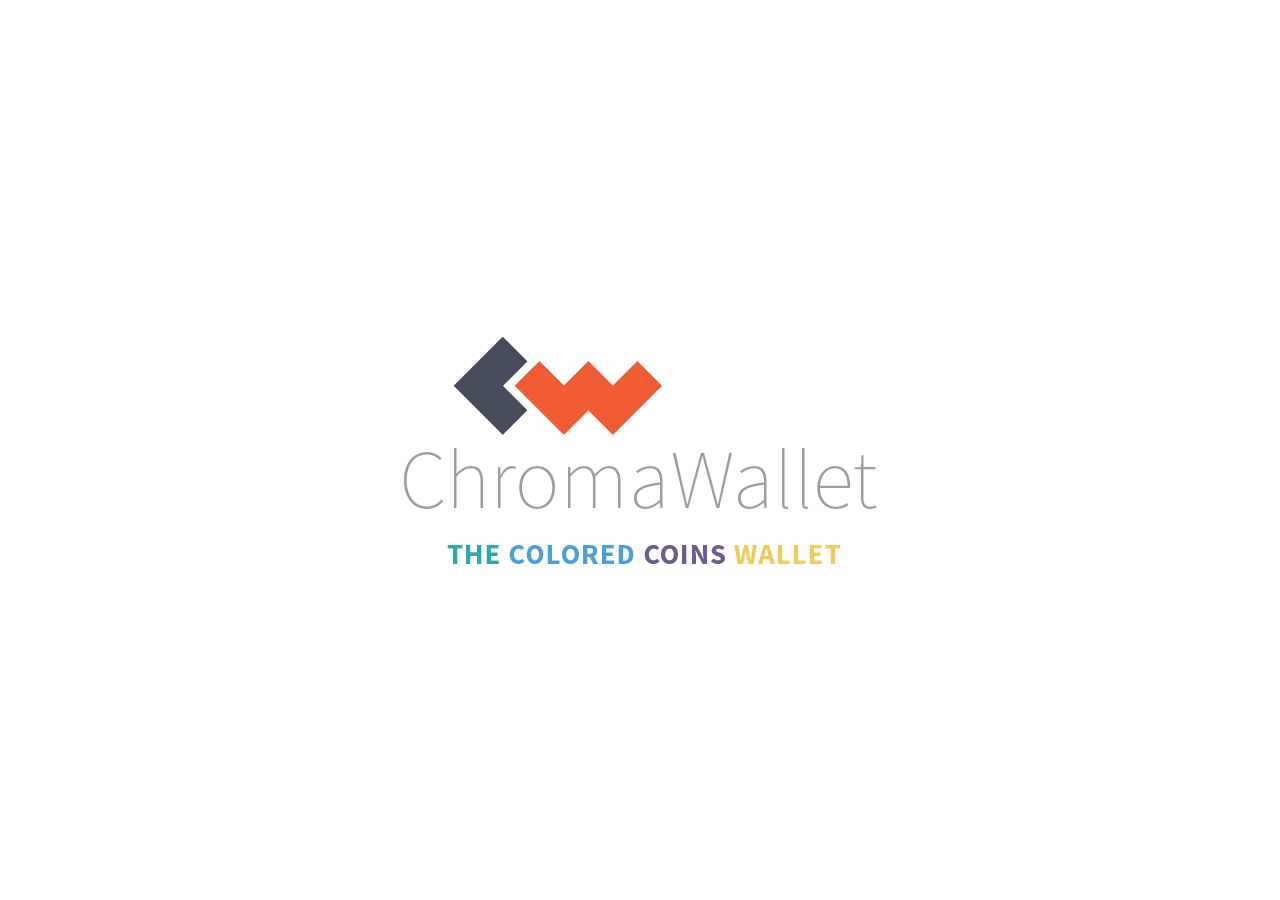
<file: index.html>
<!DOCTYPE html> 
<html lang="en">
<head>
    <meta charset="utf-8" />
    <meta name="viewport" content="width=1024, user-scalable=no">

    <title>ChromaWallet</title>
    <link href='http://fonts.googleapis.com/css?family=Source+Sans+Pro:200,400,700,300italic,400italic' rel='stylesheet' type='text/css'>
    <link rel="stylesheet" href="css/reset.css" />
    <link rel="stylesheet" href="css/main.css" />

    <meta property="og:title" content="A unique bitcoin wallet that can transfer gold, art or anything else" />
    <meta property="og:site_name" content="ChromaWallet" />
    <meta property="og:url" content="http://www.chromawallet.com" />
    <meta property="og:description" content="ChromaWallet functions just like a normal Bitcoin wallet, but additionally it allows one to work with assets which are represented with colored coins, particularly to Issue, Send, Receive and Trade securities/tokens of any kind: shares, bonds, tickets, private currencies." />
    <meta property="og:image" content="http://www.chromawallet.com/pic/issuing_an_asset.gif" />
    <meta property="fb:app_id" content="799373163435436" />

    <script src="js/modernizr-2.6.2.min.js"></script>

</head>
<body>

    <!-- site -->
    <div class="site">

        <span class="show-mobile-menu">show-menu</span>

        <!-- site__menu -->
        <div class="site__menu">

            <a href="#" class="site__menu__logo"><img src="img/desktop/menu-logo.png" width="221" height="80" alt=""></a>

            <!-- main-menu -->
            <nav class="main-menu">
                <a href="#about"><span>About</span></a>
                <a href="#download"><span>Download</span></a>
                <a href="#recources"><span>Resources</span></a>
                <a href="#contact"><span>Contact</span></a>
                <div class="fb-like" data-layout="button" data-action="like"
                     data-show-faces="false" data-share="true"></div>
            </nav>
            <!-- /main-menu -->

            <a href="guide.html" class="user-guide-btn">USER GUIDE</a>

        </div>
        <!-- /site__menu -->


        <!-- site__page -->
        <header class="header site__page active">

            <!-- site__content -->
            <div class="site__content">

                <!-- site__center -->
                <div class="site__center">
                    <div>

                        <!-- logo -->
                        <h1 class="logo">
                            ChromaWallet The colored coins wallet
                        </h1>
                        <!-- /logo -->

                    </div>
                </div>
                <!-- /site__center -->


                <a href="#" class="down-btn">
                    <span>Discover</span>
                </a>

            </div>
            <!-- /site__content -->

        </header>
        <!-- /site__page -->

        <!-- site__page -->
        <div class="site__page">

            <!-- site__content -->
            <div class="site__content">

                <!-- colored-video -->
                <a href="//www.youtube.com/embed/fmFjmvwPGKU" class="colored-video video-call"></a>
                <!-- /colored-video -->

                <!-- colored-text -->
                <div class="colored-text">

                    <div class="cell">

                        <!-- colored-text__show -->
                        <div class="colored-text__show">

                            <h2>The colored coins
                                wallet</h2>

                            <dl>
                                <dt>The next-generation <a href="http://coloredcoins.org/" target="_blank">colored coins</a> platform (formerly known as NGCCC):</dt>
                                <dd><a href="https://github.com/bitcoinx/ngcccbase/" target="_blank">100% open source</a></dd>
                                <dd>Runs on a wide range of desktop and server platforms (Windows, Linux Max OS X, ...)</dd>
                                <dd>Can run in thin client (SPV) mode</dd>
                                <dd>Flexible, suitable as a platform for custom solutions</dd>
                                <dd>Includes p2ptrade: a built-in peer-to-peer exchange</dd>
                            </dl>

                            <a href="#" class="colored-download">download</a>

                            <span>Note: The software is still under development, a beta version is available for testing.</span>

                        </div>
                        <!-- /colored-text__show -->

                    </div>

                </div>
                <!-- /colored-text -->

                <a href="#" class="down-btn down-btn_white"><span>Discover</span></a>


            </div>
            <!-- /site__content -->



        </div>
        <!-- /site__page -->


        <!-- site__page -->
        <div class="site__page" id="about">

            <!-- site__content -->
            <div class="site__content">

                <!-- programma -->
                <div class="instruction-back">


                    <div class="instruction-back__tabel">

                        <div class="instruction-back__tabel-cell">

                            <div>

                                <!-- instruction-back__video -->
                                <a href="//www.youtube.com/embed/XVwanPvNJbc" class="video-call instruction-back__video">
                                    <img src="pic/pic1.jpg" alt="">
                                </a>
                                <!-- /instruction-back__video -->

                                <!-- instruction-back__video -->
                                <a href="//www.youtube.com/embed/gilT96_VFKI" class="video-call instruction-back__video">
                                    <img src="pic/pic2.jpg" alt="">
                                </a>
                                <!-- /instruction-back__video -->
                            </div>

                        </div>

                    </div>

                </div>
                <!-- /programma -->

                <!-- about-text -->
                <div class="about-text">

                    <div class="cell">
                        <!-- about-text__wrap -->
                        <div class="about-text__wrap">

                            <h2>About</h2>

                            <dl>
                                <dt>ChromaWallet functions just like a normal Bitcoin wallet, but additionally it allows one to work with assets which are represented with colored coins, particularly to:</dt>
                                <dd>Issue securities/tokens of any kind: shares, bonds, tickets, private currencies, <a href="https://en.bitcoin.it/wiki/Smart_Property" target="_blank">smart property</a>, etc.</dd>
                                <dd>Send and receive them</dd>
                                <dd>Trade on the build-in decentralized exchange</dd>
                            </dl>

                            <p>Information about ownership of colored coins is recorded directly in the Bitcoin blockchain, which means it is unforgeable and doesn't rely on any third-party server to keep valid records of ownership. Additionally, we plan to implement Bitcoin's <a href="https://en.bitcoin.it/wiki/Contracts" target="_blank">advanced features</a>, such as escrow, dispute mediation, trustless mixing and so on. Stay tuned!</p>

                        </div>
                        <!-- /about-text__wrap -->
                    </div>




                </div>
                <!-- /about-text -->

                <a href="#" class="down-btn down-btn_white"><span>Discover</span></a>


            </div>
            <!-- /site__content -->




        </div>
        <!-- /site__page -->


        <!-- site__page -->
        <div class="site__page" id="download">

            <!-- site__content -->
            <div class="site__content">




                <!-- download-page -->
                <div class="download-page">

                    <!-- squeres -->
                    <div class="squeres">
                        <div class="squers__item1"><div></div></div>
                        <div class="squers__item2"><div></div></div>
                        <div class="squers__item3"><div></div></div>
                        <div class="squers__item4"><div></div></div>
                        <div class="squers__item5"><div></div></div>
                    </div>
                    <!-- /squeres -->

                    <!-- download-page__text -->
                    <div class="download-page__text">

                        <h2>Download ChromaWallet</h2>
                        <p>Warning: This is an early beta
                            release, use at your own risk.</p>

                        <ul>
                            <li>
                                <span class="download-btn">
                                    <span>
                                        <span>
                                            <span><a href="http://killerstorm.xen.prgmr.com/alex/chromawallet-win32-0.0.7a.zip">Windows</a>
    <a href="http://killerstorm.xen.prgmr.com/alex/chromawallet-win32-0.0.7a.zip.sig">(sig)</a> </span>
                                        </span>
                                    </span>
                                    <div class="back-squere"></div>

                                </span>
                            </li>
                            <li>
                                <span class="download-btn">
                                    <span>
                                        <span>
                                            <span><a href="http://killerstorm.xen.prgmr.com/alex/chromawallet-linux-x86_64-0.0.7a.tbz">Linux 64-bit</a>
    <a href="http://killerstorm.xen.prgmr.com/alex/chromawallet-linux-x86_64-0.0.7a.tbz.sig">(sig)</a></span>
                                        </span>
                                    </span>
                                    <div class="back-squere"></div>

                                </span>
                            </li>
                            <li>
                                <span class="download-btn">
                                    <span>
                                        <span>
                                            <span><a href="https://github.com/bitcoinx/ngcccbase"> source code</a></span>
                                        </span>
                                    </span>
                                    <div class="back-squere"></div>

                                </span>
                            </li>
                            <li>
                                <span class="download-btn_disable">
                                    <span class="disabled">
                                        <span>
                                            <span>
                                                Mac OS X
                                                 <span>is under
    development</span>
                                            </span>
                                        </span>

                                       <div class="back-squere"></div>

                                    </span>
                                </span>
                            </li>
                        </ul>
                    </div>
                    <!-- /download-page__text -->


                </div>
                <!-- /download-page -->

                <a href="#" class="down-btn down-btn_white"><span>Discover</span></a>



            </div>
            <!-- /site__content -->




        </div>
        <!-- /site__page -->


        <!-- site__page -->
        <div class="site__page" id="recources">

            <!-- site__content -->
            <div class="site__content">

                <!-- resources -->
                <div class="resources">

                    <div>
                        <div>
                            <h2>Resources</h2>

                            <p>You can find more general information about colored coins on the <a href="http://coloredcoins.org/about/" target="_blank"> community site</a>. The current version of ChromaWallet implements a protocol described <a href="https://github.com/bitcoinx/ngcccbase/wiki/ChromaToken">here</a>. There is also a document about the <a href="https://github.com/bitcoinx/colored-coin-tools/wiki/colored_coins_intro" target="_blank">theory</a> of colored coins.</p>
                            <p>More whitepapers and information can be found on the ChromaWay <a href="http://www.chromaway.com/#/resources">resources</a> page.
                            Source code of our colored-coin related projects are on the ChromaWay <a href="https://github.com/chromaway/">GitHub</a></p>

                            <a href="guide.html" class="resources__giude">User's guide</a>
                        </div>
                    </div>
                </div>
                <!-- /resources -->

                <div class="shtorka-left"></div>
                <div class="shtorka-right"></div>

                <a href="#" class="down-btn down-btn_white"><span>Discover</span></a>


            </div>
            <!-- /site__content -->


        </div>
        <!-- /site__page -->



        <!-- site__page -->
        <div class="site__page" id="contact">

            <!-- site__content -->
            <div class="site__content">


                <!-- contacts -->
                <div class="contacts">

                    <div>
                        <h2>contacts</h2>

                        <div>
                            <div class="contacts__left">
                                <p>If you have a problem with ChromaWallet or you want to provide any kind of a feedback, please use our support site.</p>
                                <a href="http://chromawallet.freshdesk.com/support/home" target="_blank">use support</a>
                            </div>

                            <div class="contacts__right">
                                <p>The company ChromaWay handles commercial <a href="http://www.chromaway.com">Enquiries</a></p>
                                <p>To talk about ChromaWallet and colored coins the best place is the colored coins google group.
                                <a href="https://groups.google.com/group/bitcoinX/" target="_blank">Discuss</a>
                                </p>
                            </div>
                        </div>
                    </div>
                </div>
                <!-- /contacts -->

                <div class="contacts__back"></div>

                <a href="#" class="up-btn">Discover</a>

            </div>
            <!-- /site__content -->




        </div>
        <!-- /site__page -->

    </div>
    <!-- /site -->

    <!-- loader -->
    <div class="loader">

    </div>
    <!-- /loader -->

    <!-- video -->
    <div class="videoBlock">

            <iframe width="100%" height="100%" src="" frameborder="0" wmode="Opaque" allowfullscreen></iframe>


        <div class="videoBlock__close">close</div>

    </div>
    <!-- /video -->

	<div class="footer">
	
	</div>

    <script src="js/jquery-2.1.1.min.js"></script>
    <!-- <script src="//ajax.googleapis.com/ajax/libs/jquery/2.1.1/jquery.min.js"></script> -->
    <script src="js/quo.js"></script>
    <script src="js/device.js"></script>
    <script src="js/gl-matrix-min.js"></script>
    <script src="js/jquery.main.js"></script>

	
</div>


<script>
  window.fbAsyncInit = function() {
    FB.init({
      appId      : '799373163435436',
      xfbml      : true,
      version    : 'v2.1'
    });
  };

  (function(d, s, id){
     var js, fjs = d.getElementsByTagName(s)[0];
     if (d.getElementById(id)) {return;}
     js = d.createElement(s); js.id = id;
     js.src = "//connect.facebook.net/en_US/sdk.js";
     fjs.parentNode.insertBefore(js, fjs);
   }(document, 'script', 'facebook-jssdk'));
</script>

<!--------------------GOOGLE ANALYTICS---------------------------------->

		<script>
			(function(i,s,o,g,r,a,m){i['GoogleAnalyticsObject']=r;i[r]=i[r]||function(){
			(i[r].q=i[r].q||[]).push(arguments)},i[r].l=1*new Date();a=s.createElement(o),
			m=s.getElementsByTagName(o)[0];a.async=1;a.src=g;m.parentNode.insertBefore(a,m)
			})(window,document,'script','//www.google-analytics.com/analytics.js','ga');

			ga('create', 'UA-46669109-1', 'chromawallet.com');
			ga('send', 'pageview');
		</script>

 </body>
</html>
</file>
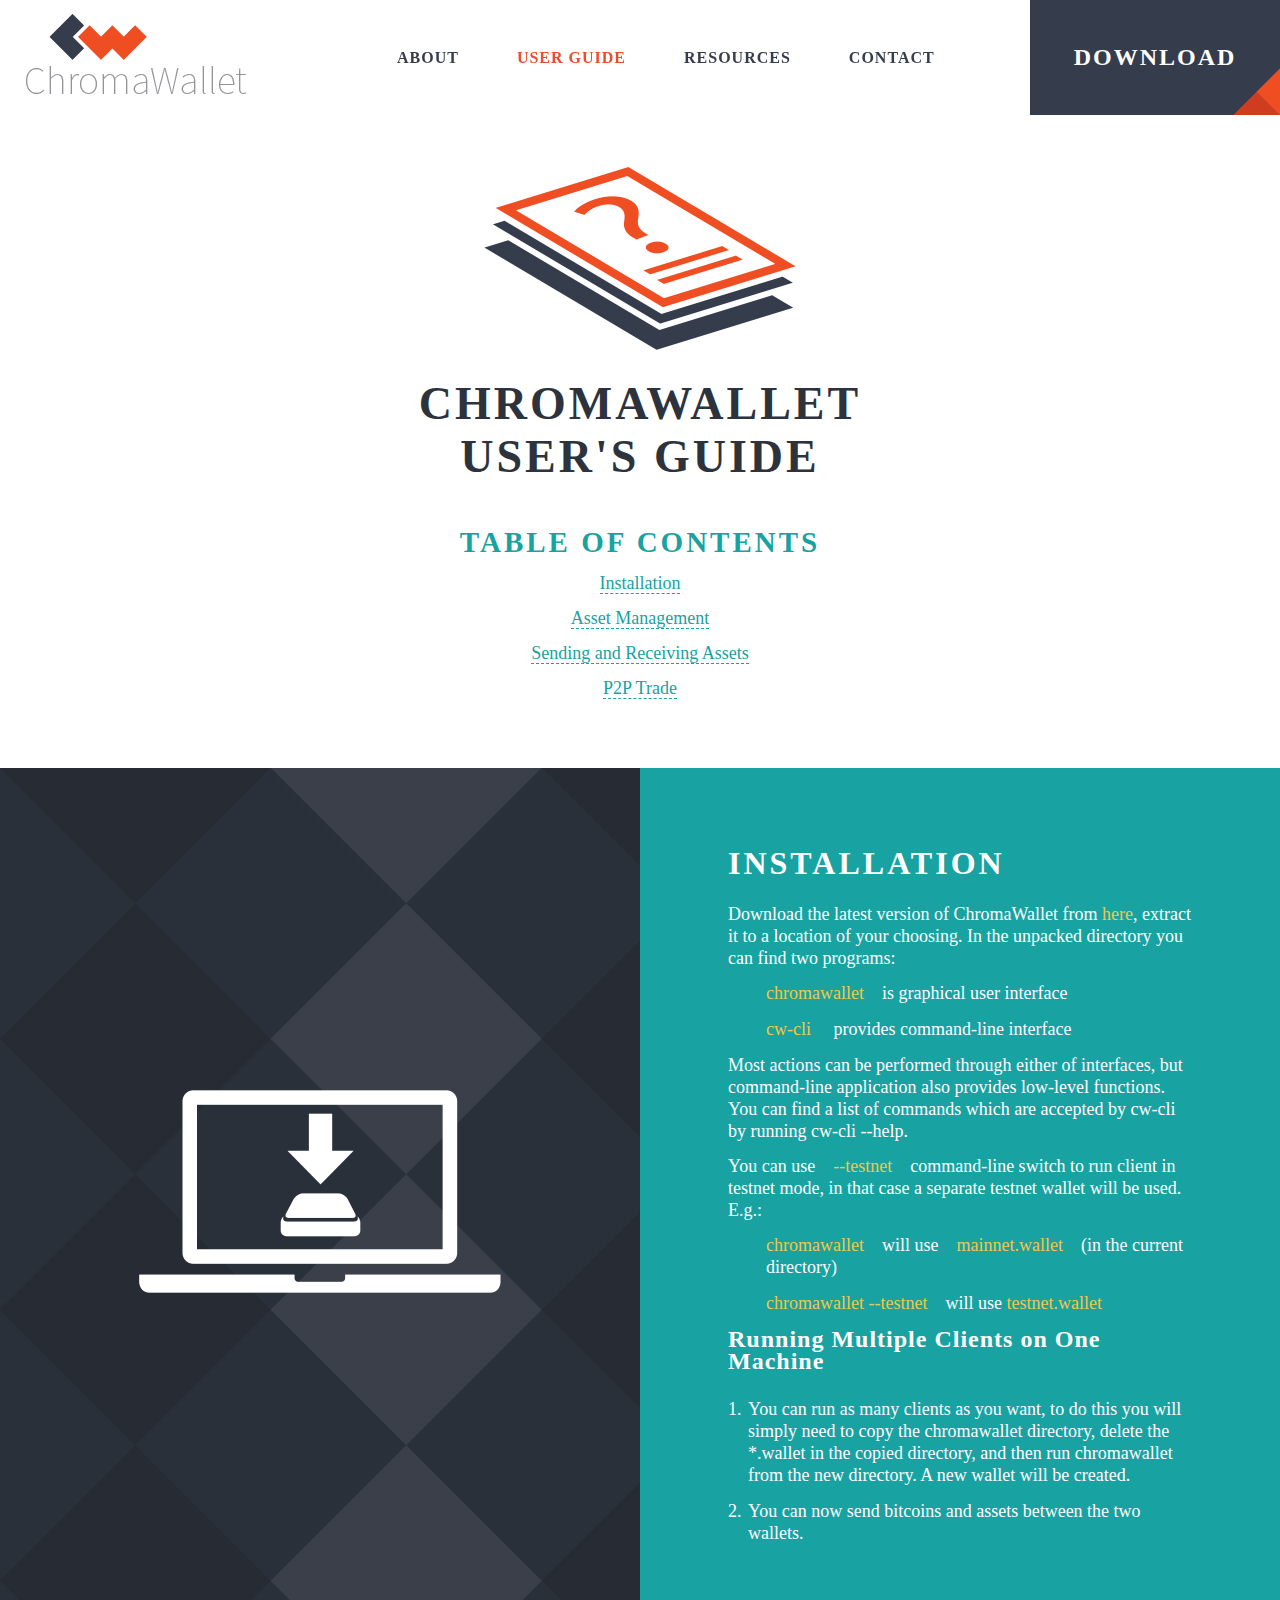
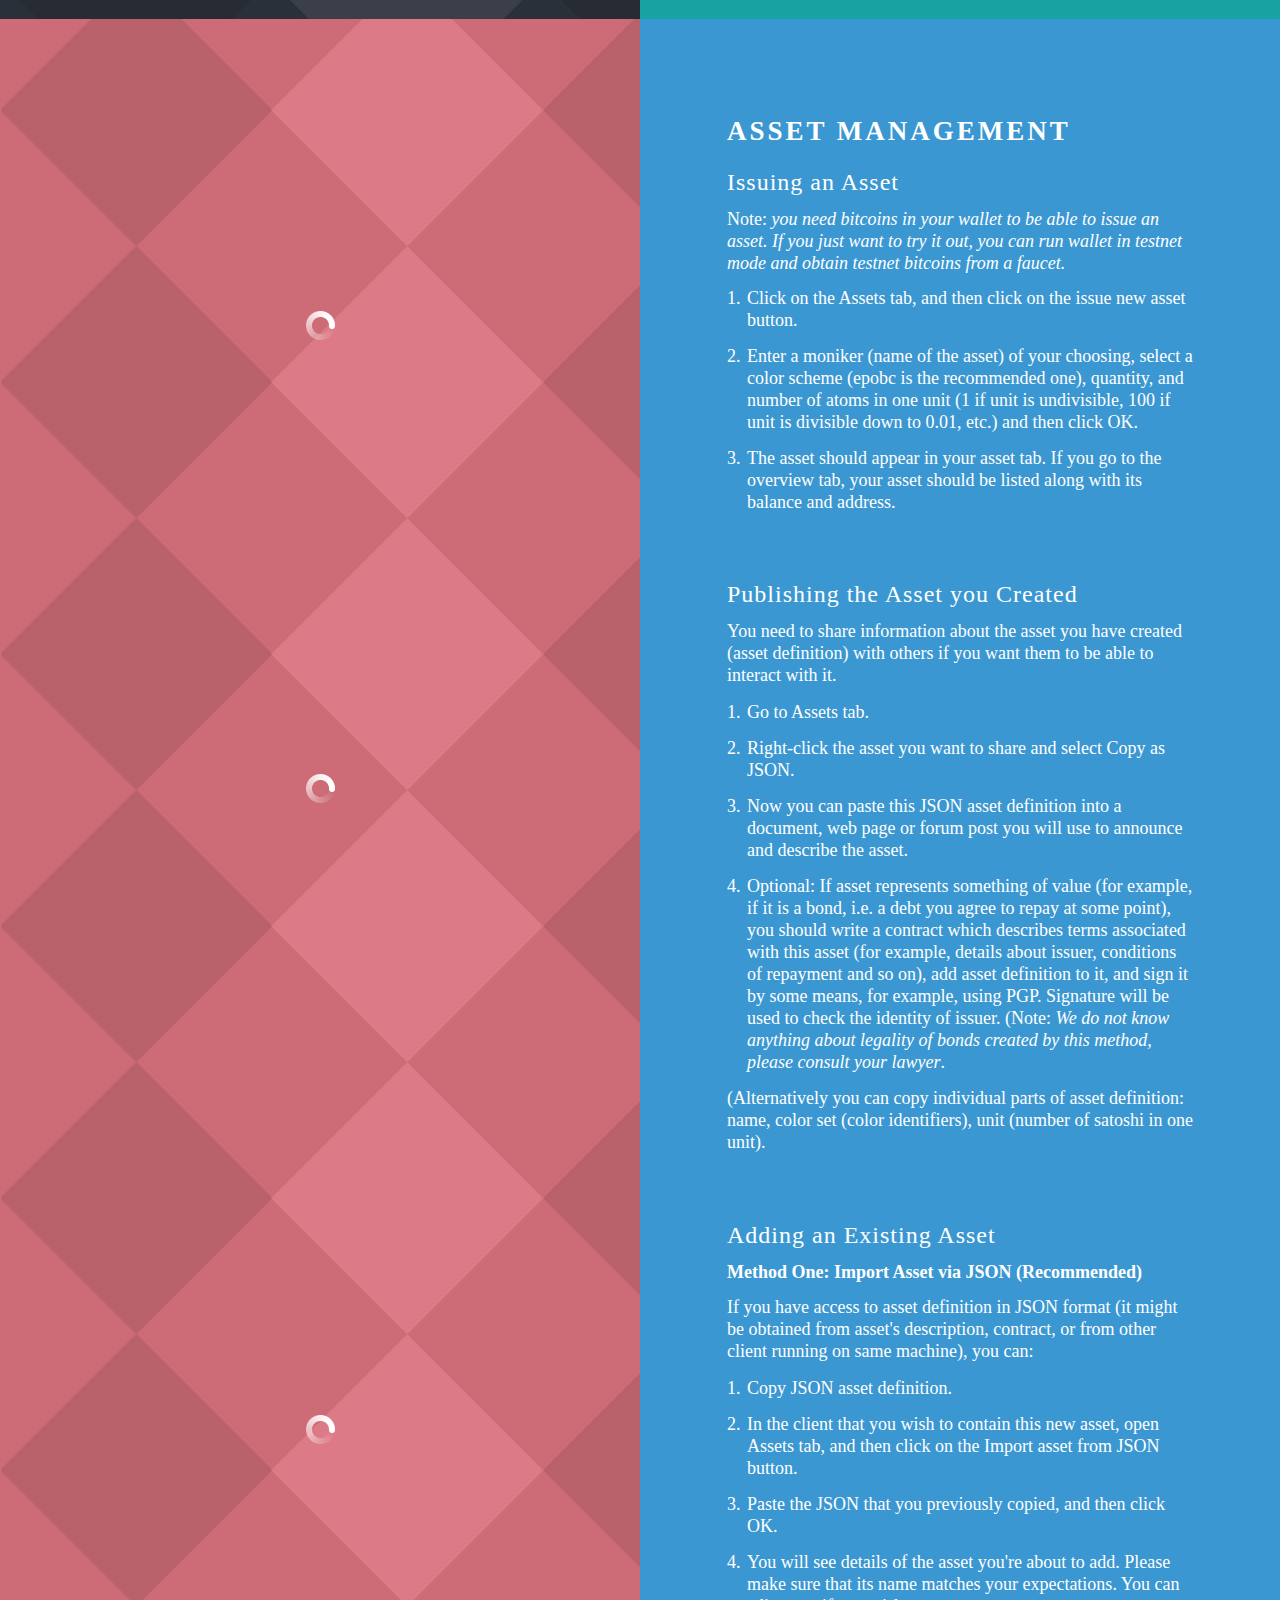
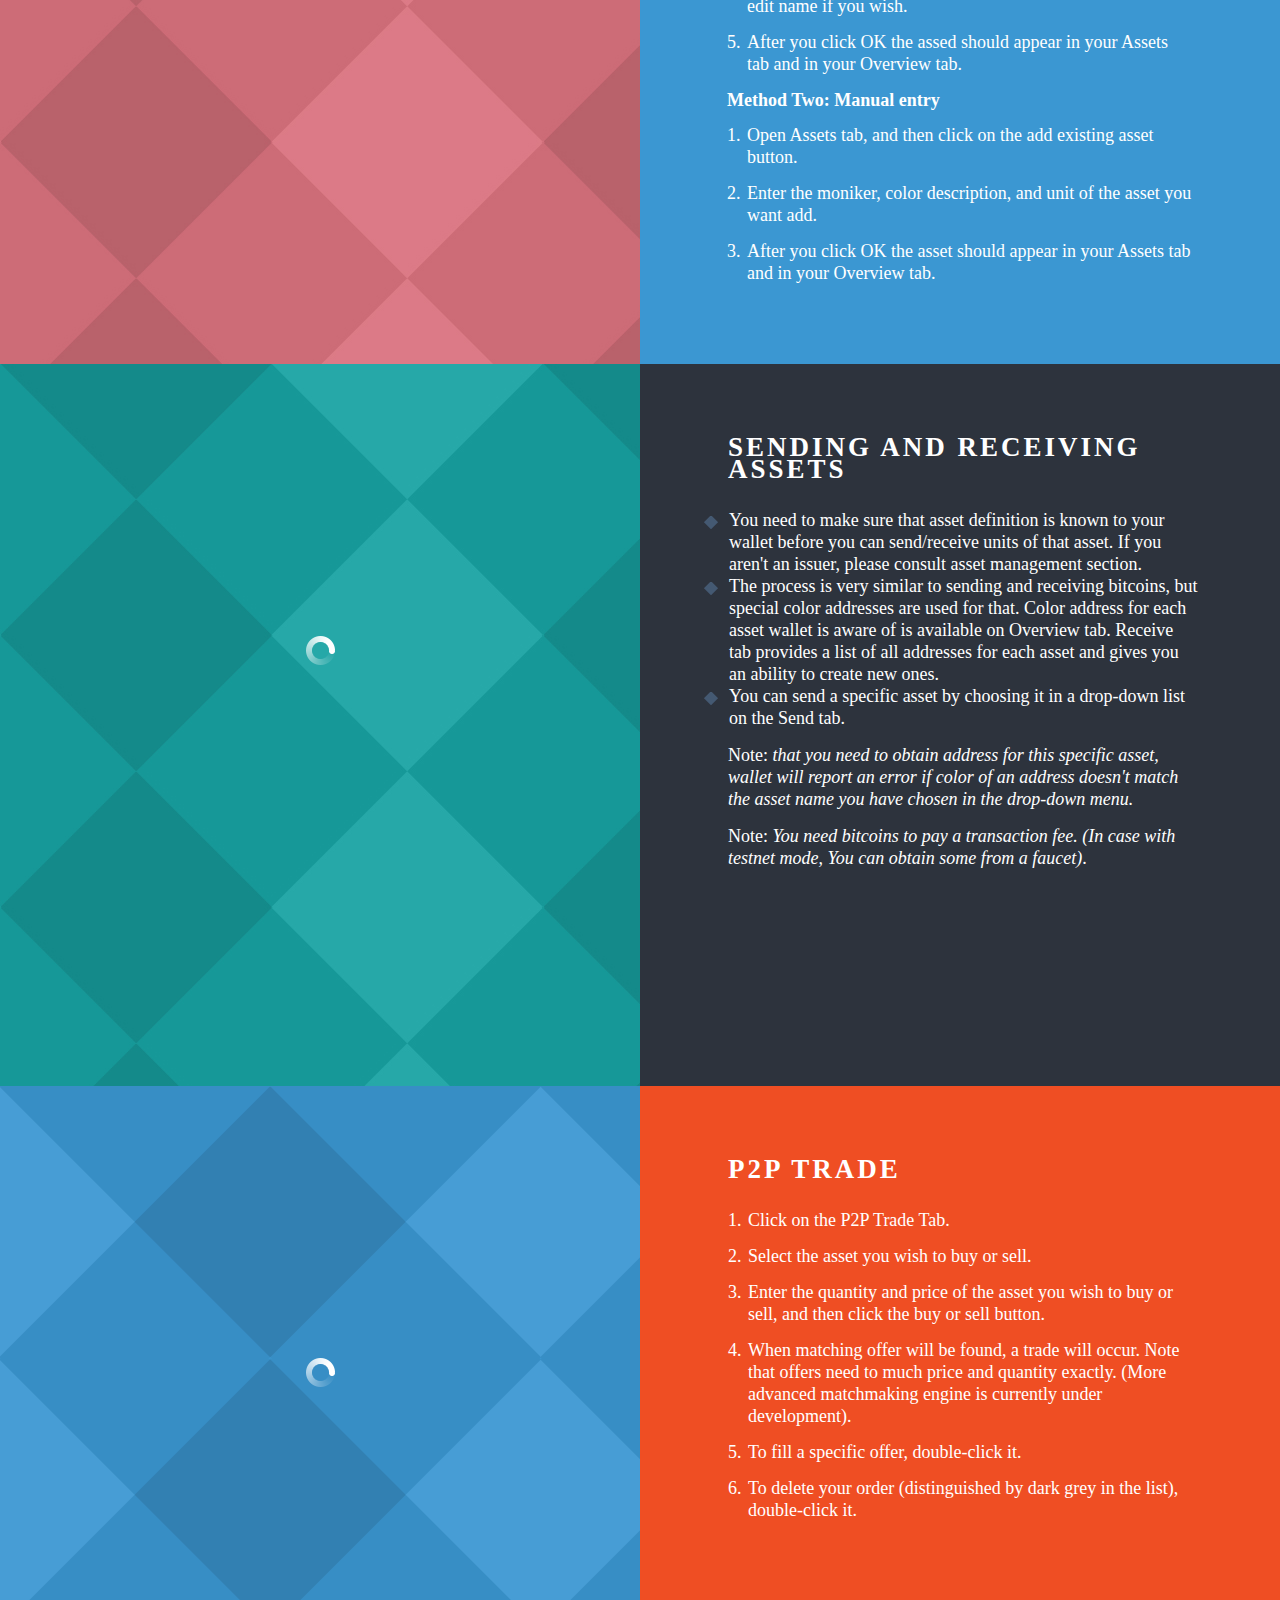
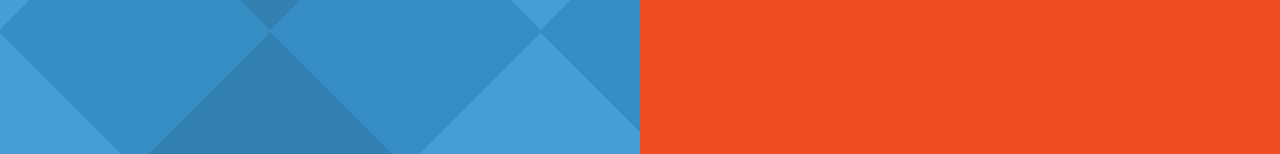
<file: chromawallet_v2.html>
﻿<!DOCTYPE html> 
<html lang="ru" class="site_chromewallet-v2">
<head>
    <meta charset="utf-8" />
    <meta name="viewport" content="width=device-width, initial-scale=1.0, maximum-scale=1.0 , user-scalable=no">

    <title>Title</title>
    <link rel="stylesheet" href="css/reset.css" />
    <link rel="stylesheet" href="css/main.css" />

    <script src="js/modernizr-2.6.2.min.js"></script>
    <script src="js/jquery-2.1.1.min.js"></script>
    <script src="js/jquery.inner.js"></script>


</head>
<body>



    <!-- site -->
    <div class="site ">

        <span class="show-mobile-menu">show-menu</span>

        <!-- site__menu -->
        <header class="site__menu site__menu_v2">

            <a href="index.html" class="site__menu__logo"><img src="img/desktop/menu-logo.png" width="221" height="80" alt=""></a>

            <!-- main-menu -->
            <nav class="main-menu">
                <a href="#"><span>About</span></a>
                <a href="#" class="active"><span>USER GUIDE</span></a>
                <a href="#"><span>Resources</span></a>
                <a href="#"><span>Contact</span></a>
            </nav>
            <!-- /main-menu -->

            <a href="index.html" class="user-guide-btn">DOWNLOAD</a>

        </header>
        <!-- /site__menu -->

        <!-- site__content -->
        <div class="site__content">

            <!-- user-guide -->
            <div class="user-guide">

                <h1>
                    CHROMAWALLET
                    USER'S GUIDE
                </h1>

                <!-- user-guide__menu -->
                <ul class="user-guide__menu">
                    <li><h2>TABLE OF CONTENTS</h2></li>
                    <li><a href="installetion">Installation</a> </li>
                    <li><a href="managment">Asset Management</a> </li>
                    <li><a href="sending">Sending and Receiving Assets</a> </li>
                    <li><a href="trade">P2P Trade</a> </li>
                </ul>
                <!-- /user-guide__menu -->

            </div>
            <!-- /user-guide -->

            <!-- installetion -->
            <div class="installetion">

                <!-- installetion__table -->
                <div class="installetion__table">

                    <!-- installetion__table__cell -->
                    <div class="installetion__table__cell black-rombs">

                        <!-- installetion__img -->
                        <div class="installetion__img">

                            <img src="img/desktop/installetion-icon.png" width="362" height="203" alt="">

                        </div>
                        <!-- /installetion__img -->

                    </div>
                    <!-- /installetion__table__cell -->

                    <!-- installetion__table__cell -->
                    <div class="installetion__table__cell">

                        <!-- installetion__text -->
                        <div class="installetion__text">

                            <h2>INSTALLATION</h2>

                            <p>Download the latest version of ChromaWallet from <a href="#">here</a>, extract it to a
                                location of your choosing. In the unpacked directory you can find two programs:</p>
                            <ul>
                                <li><a href="#">chromawallet</a>&nbsp;&nbsp;&nbsp; is graphical user interface</li>
                                <li><a href="#">cw-cli </a>&nbsp;&nbsp;&nbsp; provides command-line interface</li>
                            </ul>
                            <p>Most actions can be performed through either of interfaces, but command-line application
                                also provides low-level functions. You can find a list of commands which are accepted by
                                cw-cli by running cw-cli --help.</p>
                            <p>You can use &nbsp;&nbsp;&nbsp;<a href="#">--testnet</a>&nbsp;&nbsp;&nbsp; command-line
                                switch to run client in testnet mode,
                                in that case a separate testnet wallet will be used. E.g.:</p>
                            <ul>
                                <li><a href="#">chromawallet</a>&nbsp;&nbsp;&nbsp; will use
                                    &nbsp;&nbsp;&nbsp;<a href="#">mainnet.wallet</a>&nbsp;&nbsp;&nbsp; (in the current
                                    directory)</li>
                                <li><a href="#">chromawallet --testnet</a>&nbsp;&nbsp;&nbsp; will use
                                    <a href="#">testnet.wallet</a></li>
                            </ul>

                            <h3>Running Multiple Clients on One Machine</h3>

                            <ol>
                                <li>
                                    <span>1.</span>
                                    <p>You can run as many clients as you want, to do this you will  simply need to copy
                                        the chromawallet directory, delete the *.wallet in the copied directory, and
                                        then run chromawallet from the new directory. A new wallet will be created.</p>
                                </li>
                                <li>
                                    <span>2.</span>
                                    <p>You can now send bitcoins and assets between the two wallets.</p>
                                </li>
                            </ol>
                        </div>
                        <!-- /installetion__text -->

                    </div>
                    <!-- /installetion__table__cell -->

                </div>
                <!-- /installetion__table -->

            </div>
            <!-- /installetion -->

            <!-- managment -->
            <div class="managment">


                <div>

                    <!-- managment__video -->
                    <div class="managment__video">
                        <span class="post-load" data-pic="pic/issuing_an_asset.gif" style="width: 612px; height: 411px"></span>
                    </div>
                    <!-- /managment__video -->


                    <!-- managment__text -->
                    <div class="managment__text">

                        <h2>ASSET MANAGEMENT</h2>

                        <h3>Issuing an Asset</h3>

                        <dl>
                            <dt>Note:</dt>
                            <dd>you need bitcoins in your wallet to be able to issue an asset. If you just want to try
                                it out, you can run wallet in testnet mode and obtain testnet bitcoins from a faucet.</dd>
                        </dl>

                        <ol>
                            <li>
                                <span>1.</span>
                                Click on the Assets tab, and then click on the issue new asset button.
                            </li>
                            <li>
                                <span>2.</span>
                                Enter a moniker (name of the asset) of your choosing, select  a color scheme (epobc is
                                the recommended  one), quantity, and number of atoms in one unit (1 if unit is
                                undivisible, 100   if unit is divisible down to 0.01, etc.) and then click OK.
                            </li>
                            <li>
                                <span>3.</span>
                                The asset should appear in your asset tab. If you go to the overview tab, your asset
                                should be listed along with its   balance and address.
                            </li>
                        </ol>

                    </div>
                    <!-- /managment__text -->

                </div>


                <div>

                    <!-- managment__video -->
                    <div class="managment__video">
                        <span class="post-load" data-pic="pic/pub.gif" style="width: 612px; height: 411px"></span>
                    </div>
                    <!-- /managment__video -->


                    <!-- managment__text -->
                    <div class="managment__text">

                        <h3>Publishing the Asset you Created</h3>

                        <p>You need to share information about the asset you have created (asset definition) with others
                            if you want them to be able to interact with it.</p>

                        <ol>
                            <li>
                                <span>1.</span>
                                Go to Assets tab.
                            </li>
                            <li>
                                <span>2.</span>
                                Right-click the asset you want to share and select Copy as JSON.
                            </li>
                            <li>
                                <span>3.</span>
                                Now you can paste this JSON asset definition into a document, web page or forum post
                                you will use to  announce and describe the asset.
                            </li>
                            <li>
                                <span>4.</span>
                                Optional: If asset represents something of value (for example, if it is a bond, i.e. a
                                debt you agree to repay at some point), you should write a contract which describes
                                terms associated with this asset (for example, details about issuer, conditions of
                                repayment and so on), add asset  definition to it, and sign it by some means, for
                                example, using PGP. Signature will be used to check the identity of issuer. (Note:
                                <i>We do not know anything about legality of bonds created by this method, please
                                    consult your lawyer</i>.

                            </li>
                        </ol>


                        <p>(Alternatively you can copy individual parts of asset definition: name, color set (color
                            identifiers), unit (number of satoshi in one unit).</p>

                    </div>
                    <!-- /managment__text -->

                </div>

                <div>

                    <!-- managment__video -->
                    <div class="managment__video">
                        <span class="post-load" data-pic="pic/adding_an_existing_asset.gif" style="width: 612px; height: 411px"></span>
                    </div>
                    <!-- /managment__video -->


                    <!-- managment__text -->
                    <div class="managment__text">

                        <h3>Adding an Existing Asset</h3>

                        <h4>Method One: Import Asset via JSON (Recommended)</h4>

                        <p>If you have access to asset definition in JSON format (it might be obtained from asset's
                            description, contract, or from other client running on same machine), you can:</p>

                        <ol>
                            <li>
                                <span>1.</span>
                                Copy JSON asset definition.
                            </li>
                            <li>
                                <span>2.</span>
                                In the client that you wish to contain this new asset, open    Assets tab, and then
                                click on the Import asset from JSON button.
                            </li>
                            <li>
                                <span>3.</span>
                                Paste the JSON that you previously copied, and then click OK.
                            </li>
                            <li>
                                <span>4.</span>
                                You will see details of the asset you're about to add. Please make sure that its name
                                matches your expectations. You   can edit name if you wish.

                            </li>
                            <li>
                                <span>5.</span>
                                After you click OK the assed should appear in your Assets tab and in your Overview tab.
                            </li>
                        </ol>


                        <h4>Method Two: Manual entry</h4>

                        <ol>
                            <li>
                                <span>1.</span>
                                Open Assets tab, and then click on the add existing asset button.
                            </li>
                            <li>
                                <span>2.</span>
                                Enter the moniker, color description, and unit of the asset you want add.
                            </li>
                            <li>
                                <span>3.</span>
                                After you click OK the asset should appear in your Assets tab and in your Overview tab.
                            </li>
                        </ol>

                    </div>
                    <!-- /managment__text -->

                </div>


            </div>
            <!-- /managment -->

            <!-- sending -->
            <div class="sending">

                <div>

                    <!-- sending__video -->
                    <div class="sending__video">
                        <span class="post-load" data-pic="pic/sending.gif" style="width: 612px; height: 411px"></span>
                    </div>
                    <!-- /sending__video -->

                    <!-- sending__text -->
                    <div class="sending__text">

                        <h2>SENDING AND RECEIVING ASSETS</h2>

                        <ul>
                            <li>You need to make sure that asset definition is known to your wallet before you can
                                send/receive units of that asset. If you aren't an issuer, please consult asset
                                management section.</li>
                            <li>The process is very similar to sending and receiving bitcoins, but special color
                                addresses are used for that. Color address for each asset wallet is aware of is
                                available on Overview tab. Receive tab provides a list of all addresses for each asset
                                and gives you an ability to create new ones.</li>
                            <li>You can send a specific asset by choosing it in a drop-down  list on the Send tab.</li>


                        </ul>

                        <p>Note: <i>that you need to obtain address for this specific asset, wallet will report an error
                            if color of an address doesn't match the asset name you have chosen in the drop-down menu.</i></p>

                        <p>Note: <i>You need bitcoins to pay a transaction fee. (In case with testnet mode, You can
                            obtain some from a faucet)</i>.</p>

                    </div>
                    <!-- /sending__text -->

                </div>

            </div>
            <!-- /sending -->


            <!-- trade -->
            <div class="trade">

                <div>

                    <!-- trade__video -->
                    <div class="trade__video">
                        <span class="post-load" data-pic="pic/p2p.gif" style="width: 612px; height: 411px"></span>
                    </div>
                    <!-- /trade__video -->

                    <!-- trade__text -->
                    <div class="trade__text">

                        <h2>P2P TRADE</h2>

                        <ol>
                            <li>
                                <span>1.</span>
                                Click on the P2P Trade Tab.
                            </li>
                            <li>
                                <span>2.</span>
                                Select the asset you wish to buy or sell.
                            </li>
                            <li>
                                <span>3.</span>
                                Enter the quantity and price of the asset you wish to buy or sell, and then click the
                                buy or sell button.
                            </li>
                            <li>
                                <span>4.</span>
                                When matching offer will be found, a trade will occur. Note that offers need to much
                                price and quantity exactly. (More advanced matchmaking engine is currently under
                                development).
                            </li>
                            <li>
                                <span>5.</span>
                                To fill a specific offer, double-click it.
                            </li>
                            <li>
                                <span>6.</span>
                                To delete your order (distinguished by dark grey in the list), double-click it.
                            </li>
                        </ol>

                    </div>
                    <!-- /trade__text -->

                </div>

            </div>
            <!-- /trade -->

        </div>
        <!-- /site__content -->

    </div>
    <!-- /site -->

    <!-- loader -->
    <div class="loader">

    </div>
    <!-- /loader -->

    <!-- video -->
    <div class="videoBlock">
        <span class="videoBlock__close">close</span>
        <iframe width="100%" height="100%" src="" frameborder="0" allowfullscreen></iframe>
    </div>
    <!-- /video -->

</body>
</html>
</file>
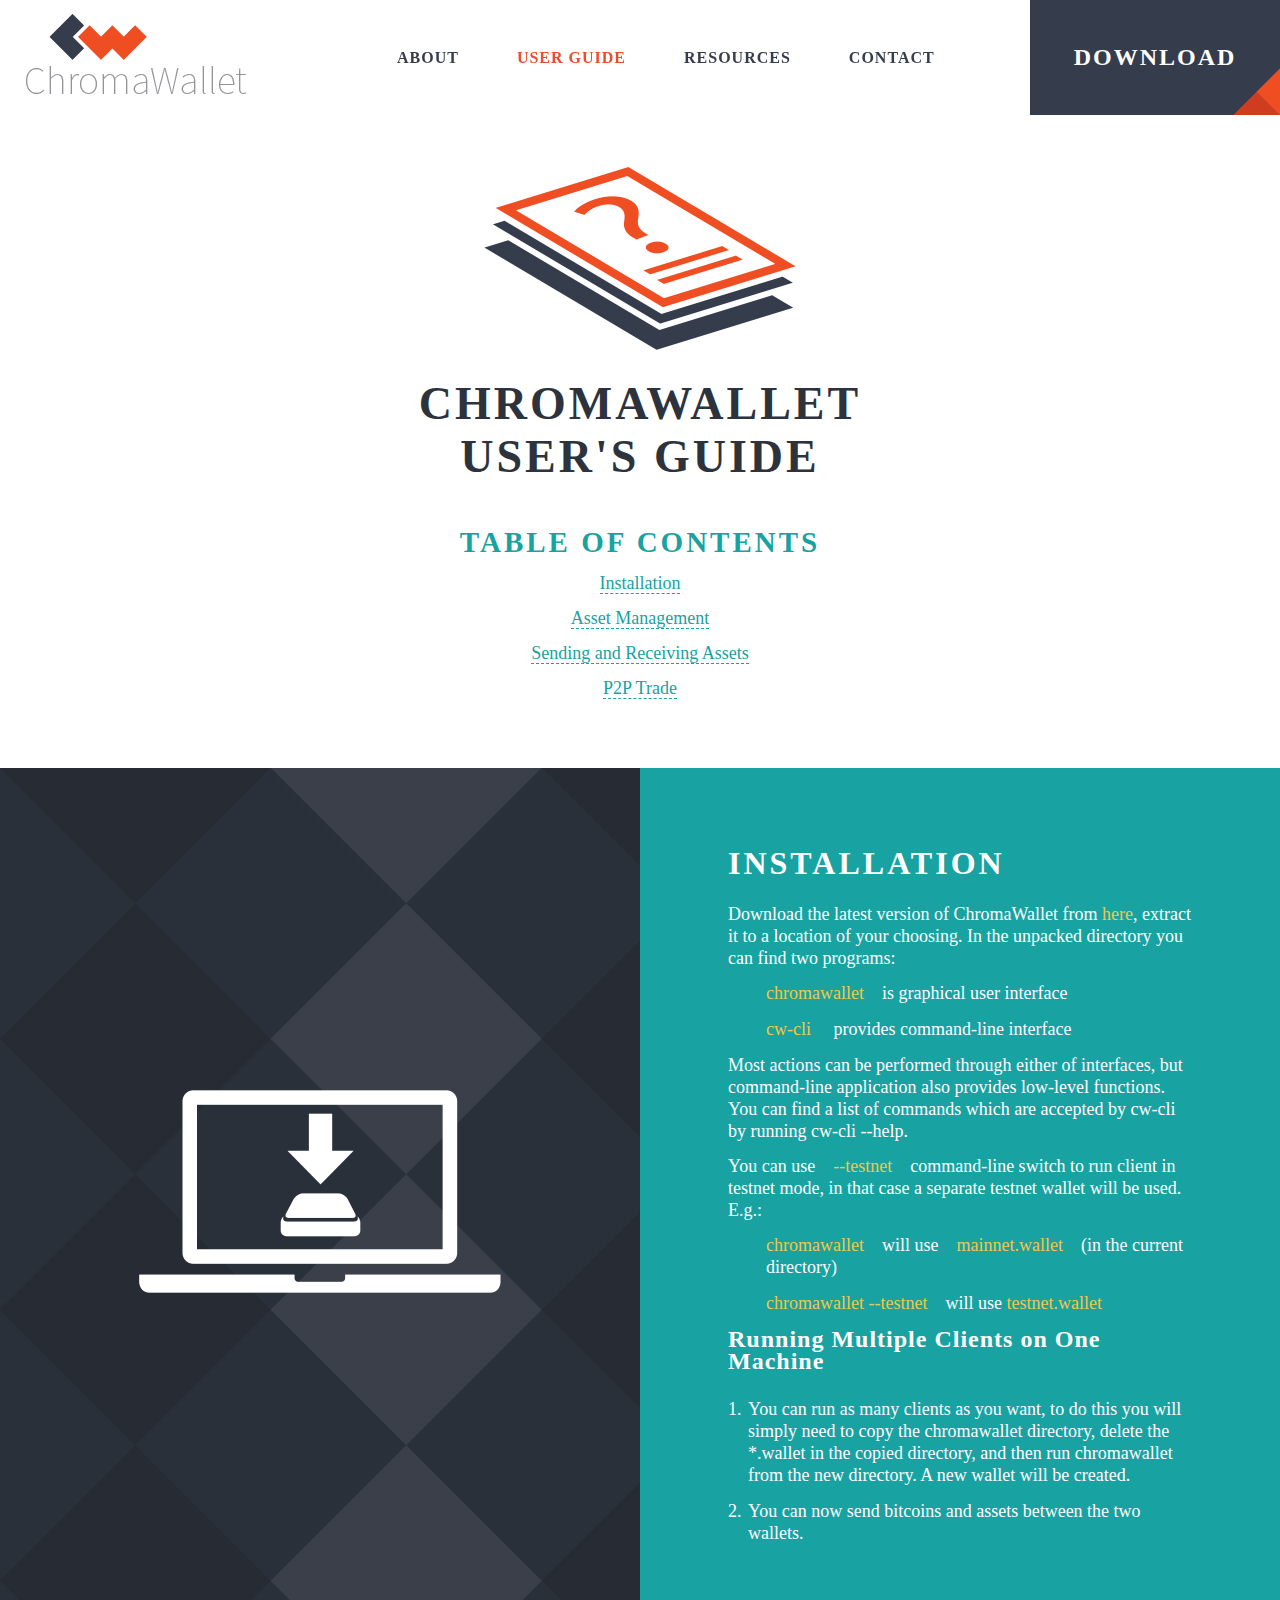
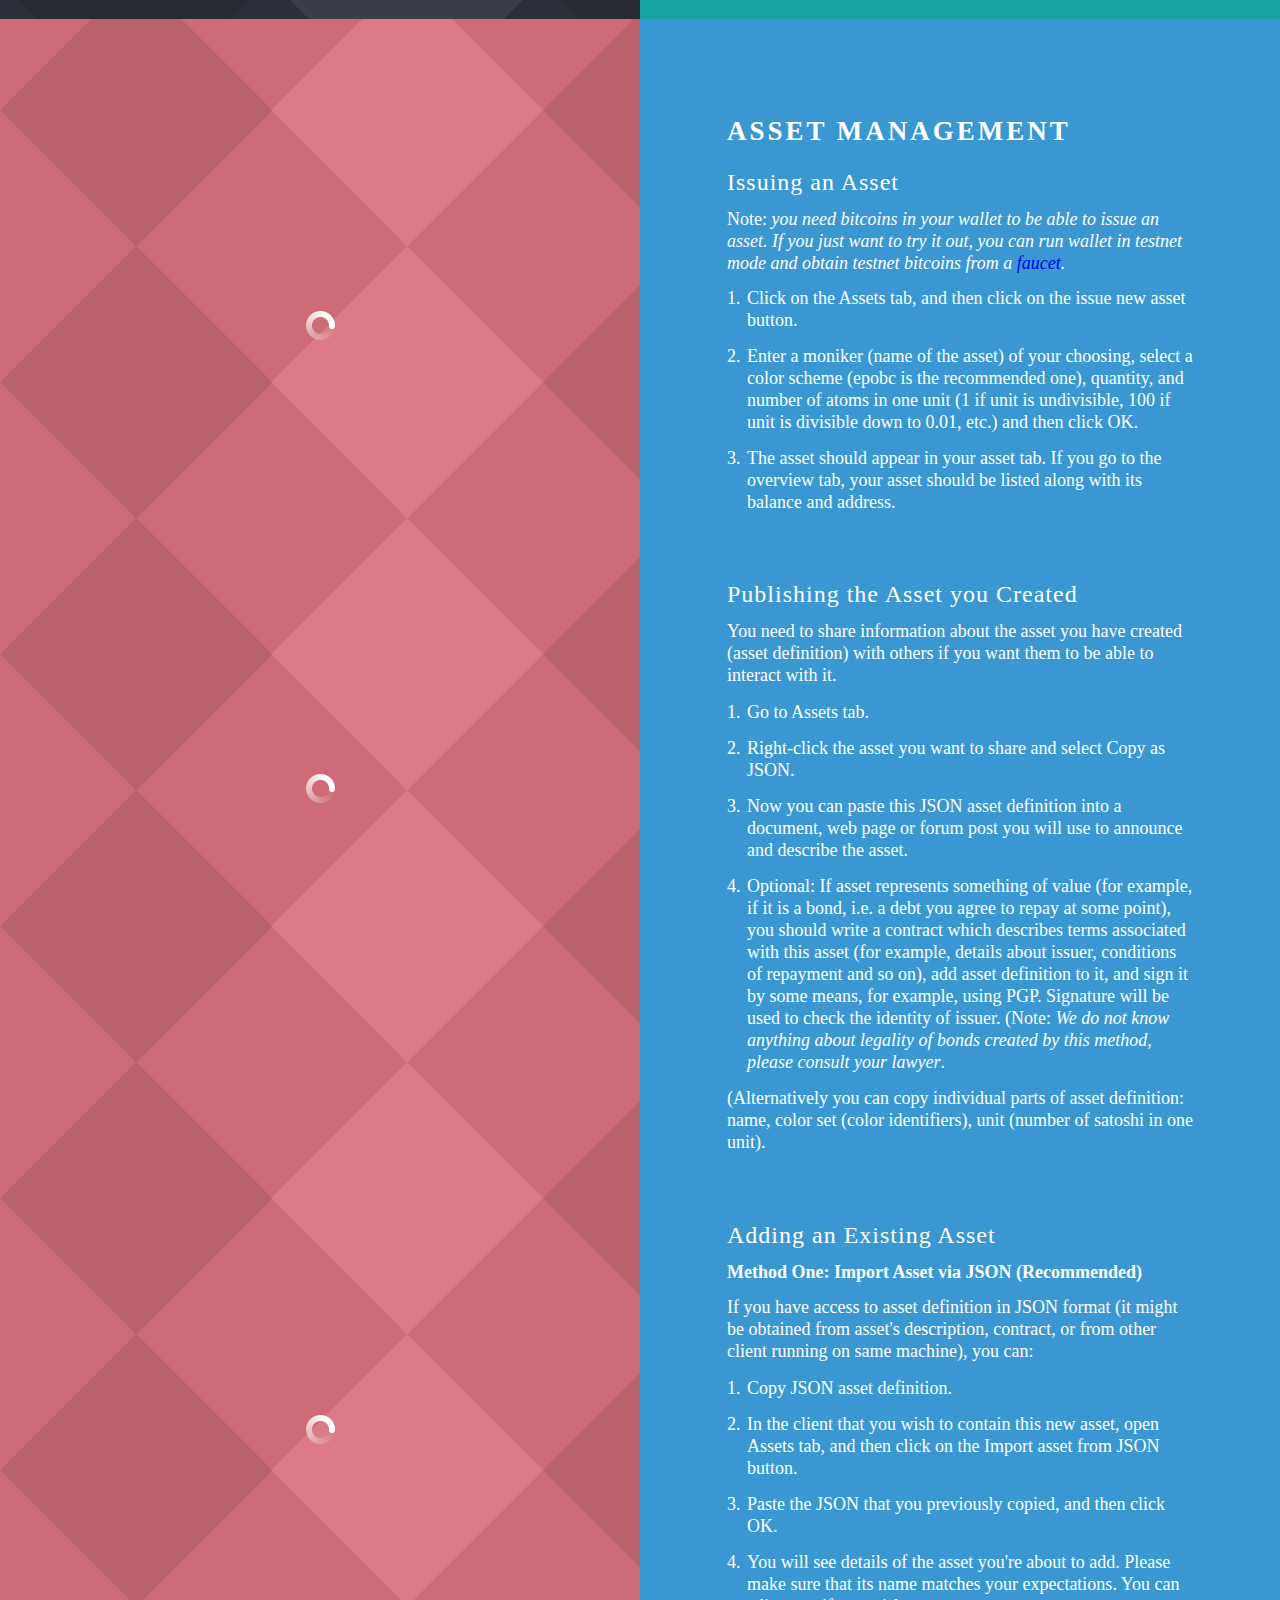
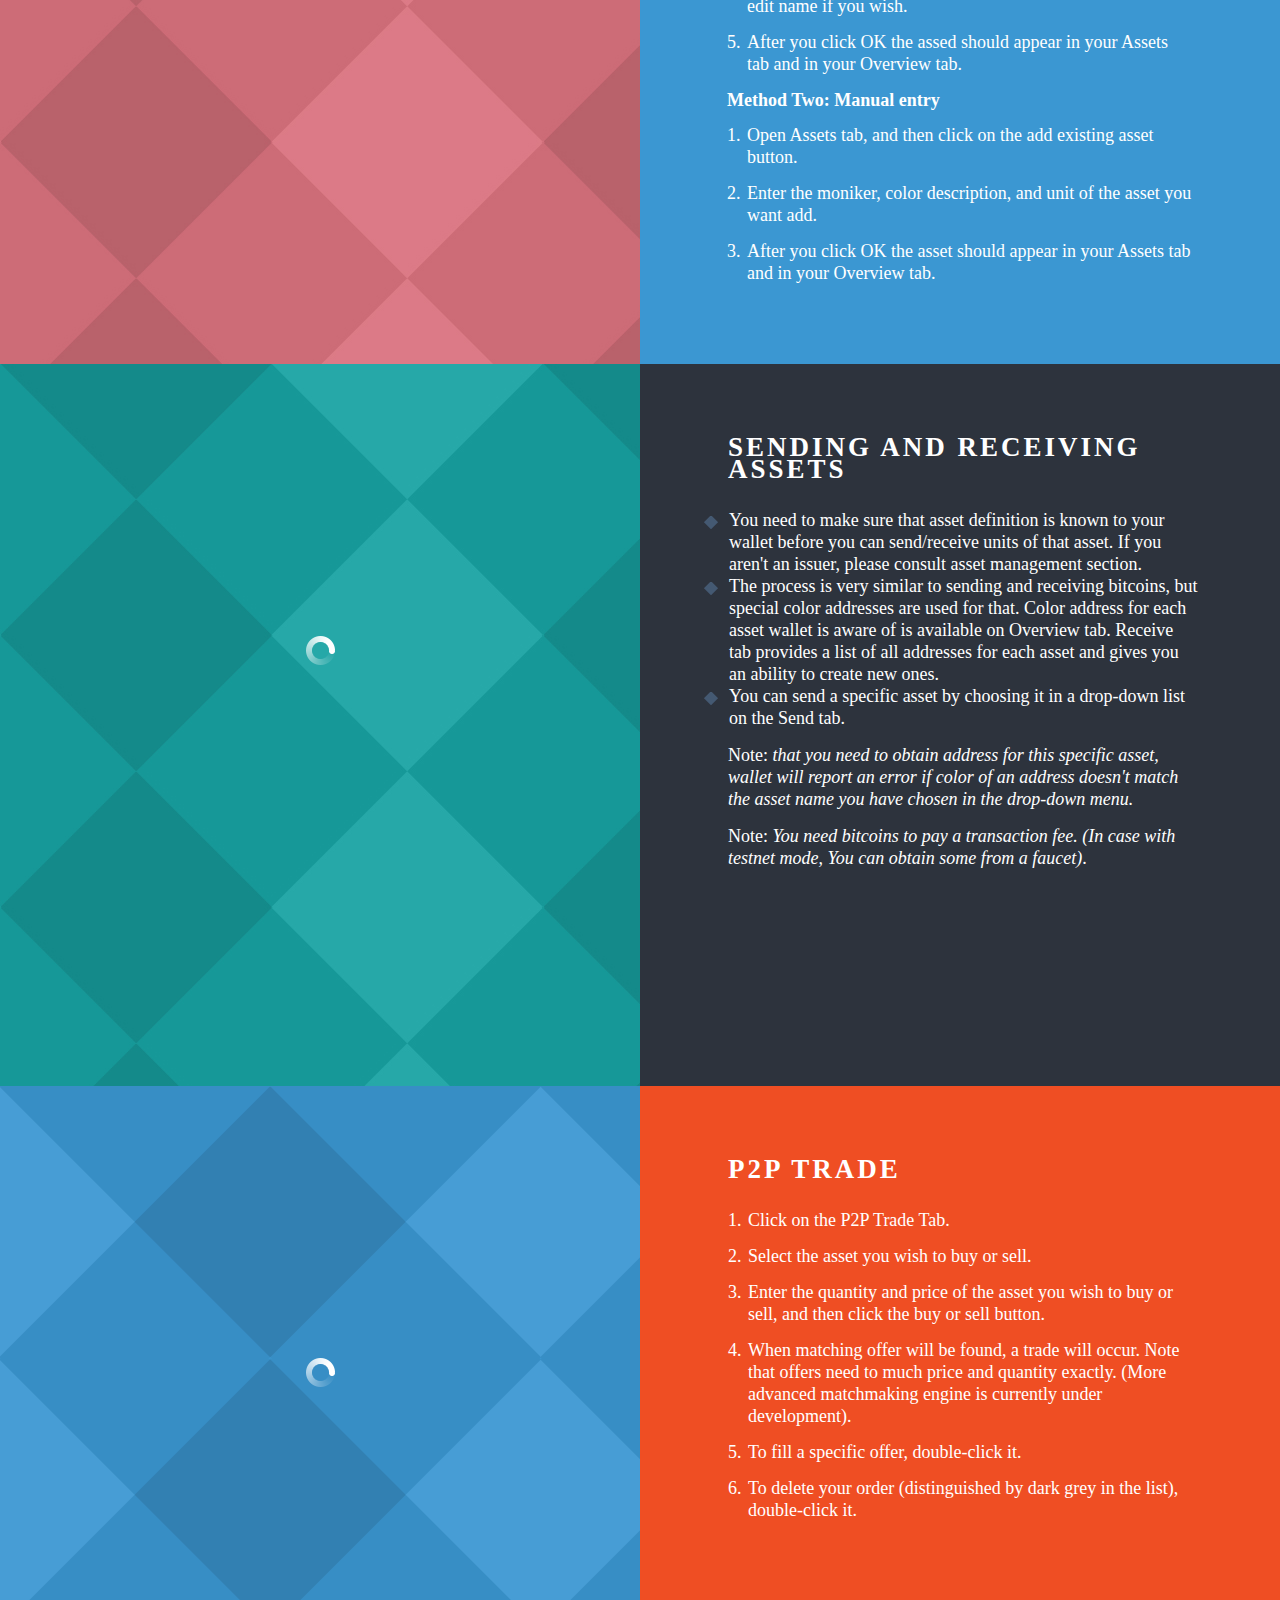
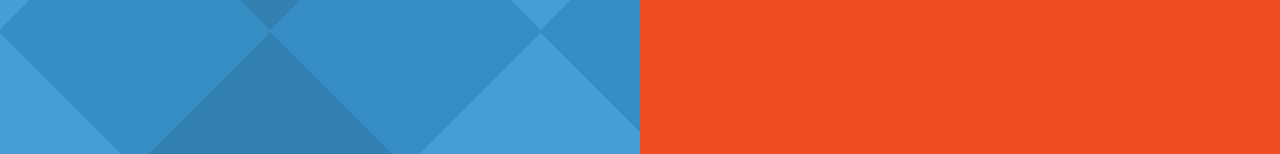
<file: guide.html>
<!DOCTYPE html> 
<html lang="en" class="site_chromewallet-v2">
<head>
    <meta charset="utf-8" />
    <meta name="viewport" content="width=device-width, initial-scale=1.0, maximum-scale=1.0 , user-scalable=no">

    <title>ChromaWallet</title>
    <link rel="stylesheet" href="css/reset.css" />
    <link rel="stylesheet" href="css/main.css" />


    <meta property="og:title" content="A unique bitcoin wallet that can transfer gold, art or anything else" />
    <meta property="og:site_name" content="ChromaWallet" />
    <meta property="og:url" content="http://www.chromawallet.com" />
    <meta property="og:description" content="ChromaWallet functions just like a normal Bitcoin wallet, but additionally it allows one to work with assets which are represented with colored coins, particularly to Issue, Send, Receive and Trade securities/tokens of any kind: shares, bonds, tickets, private currencies." />
    <meta property="og:image" content="http://www.chromawallet.com/pic/issuing_an_asset.gif" />
    <meta property="fb:app_id" content="799373163435436" />

    <script src="js/modernizr-2.6.2.min.js"></script>

</head>
<body>



    <!-- site -->
    <div class="site ">

        <span class="show-mobile-menu">show-menu</span>

        <!-- site__menu -->
        <header class="site__menu site__menu_v2">

            <a href="index.html" class="site__menu__logo"><img src="img/desktop/menu-logo.png" width="221" height="80" alt=""></a>

            <!-- main-menu -->
            <nav class="main-menu">
                <a href="index.html#About"><span>About</span></a>
                <a href="#" class="active"><span>USER GUIDE</span></a>
                <a href="index.html#Resources"><span>Resources</span></a>
                <a href="index.html#Contact"><span>Contact</span></a>
                <div class="fb-like" data-layout="button" data-action="like"
                     data-show-faces="false" data-share="true"></div>
            </nav>
            <!-- /main-menu -->

            <a href="index.html" class="user-guide-btn">DOWNLOAD</a>

        </header>
        <!-- /site__menu -->

        <!-- site__content -->
        <div class="site__content">

            <!-- user-guide -->
            <div class="user-guide">

                <h1>
                    CHROMAWALLET
                    USER'S GUIDE
                </h1>

                <!-- user-guide__menu -->
                <ul class="user-guide__menu">
                    <li><h2>TABLE OF CONTENTS</h2></li>
                    <li><a href="installetion">Installation</a> </li>
                    <li><a href="managment">Asset Management</a> </li>
                    <li><a href="sending">Sending and Receiving Assets</a> </li>
                    <li><a href="trade">P2P Trade</a> </li>
                </ul>
                <!-- /user-guide__menu -->

            </div>
            <!-- /user-guide -->

            <!-- installetion -->
            <div class="installetion">

                <!-- installetion__table -->
                <div class="installetion__table">

                    <!-- installetion__table__cell -->
                    <div class="installetion__table__cell black-rombs">

                        <!-- installetion__img -->
                        <div class="installetion__img">

                            <img src="img/desktop/installetion-icon.png" width="362" height="203" alt="">

                        </div>
                        <!-- /installetion__img -->

                    </div>
                    <!-- /installetion__table__cell -->

                    <!-- installetion__table__cell -->
                    <div class="installetion__table__cell">

                        <!-- installetion__text -->
                        <div class="installetion__text">

                            <h2>INSTALLATION</h2>

                            <p>Download the latest version of ChromaWallet from <a href="#">here</a>, extract it to a
                                location of your choosing. In the unpacked directory you can find two programs:</p>
                            <ul>
                                <li><a href="#">chromawallet</a>&nbsp;&nbsp;&nbsp; is graphical user interface</li>
                                <li><a href="#">cw-cli </a>&nbsp;&nbsp;&nbsp; provides command-line interface</li>
                            </ul>
                            <p>Most actions can be performed through either of interfaces, but command-line application
                                also provides low-level functions. You can find a list of commands which are accepted by
                                cw-cli by running cw-cli --help.</p>
                            <p>You can use &nbsp;&nbsp;&nbsp;<a href="#">--testnet</a>&nbsp;&nbsp;&nbsp; command-line
                                switch to run client in testnet mode,
                                in that case a separate testnet wallet will be used. E.g.:</p>
                            <ul>
                                <li><a href="#">chromawallet</a>&nbsp;&nbsp;&nbsp; will use
                                    &nbsp;&nbsp;&nbsp;<a href="#">mainnet.wallet</a>&nbsp;&nbsp;&nbsp; (in the current
                                    directory)</li>
                                <li><a href="#">chromawallet --testnet</a>&nbsp;&nbsp;&nbsp; will use
                                    <a href="#">testnet.wallet</a></li>
                            </ul>

                            <h3>Running Multiple Clients on One Machine</h3>

                            <ol>
                                <li>
                                    <span>1.</span>
                                    <p>You can run as many clients as you want, to do this you will  simply need to copy
                                        the chromawallet directory, delete the *.wallet in the copied directory, and
                                        then run chromawallet from the new directory. A new wallet will be created.</p>
                                </li>
                                <li>
                                    <span>2.</span>
                                    <p>You can now send bitcoins and assets between the two wallets.</p>
                                </li>
                            </ol>
                        </div>
                        <!-- /installetion__text -->

                    </div>
                    <!-- /installetion__table__cell -->

                </div>
                <!-- /installetion__table -->

            </div>
            <!-- /installetion -->

            <!-- managment -->
            <div class="managment">


                <div>

                    <!-- managment__video -->
                    <div class="managment__video">
                        <span class="post-load" data-pic="pic/issuing_an_asset.gif" style="width: 612px; height: 411px"></span>
                    </div>
                    <!-- /managment__video -->


                    <!-- managment__text -->
                    <div class="managment__text">

                        <h2>ASSET MANAGEMENT</h2>

                        <h3>Issuing an Asset</h3>

                        <dl>
                            <dt>Note:</dt>
                            <dd>you need bitcoins in your wallet to be able to issue an asset. If you just want to try
                                it out, you can run wallet in testnet mode and obtain testnet bitcoins from a <a href="http://tpfaucet.appspot.com/">faucet</a>.</dd>
                        </dl>

                        <ol>
                            <li>
                                <span>1.</span>
                                Click on the Assets tab, and then click on the issue new asset button.
                            </li>
                            <li>
                                <span>2.</span>
                                Enter a moniker (name of the asset) of your choosing, select  a color scheme (epobc is
                                the recommended  one), quantity, and number of atoms in one unit (1 if unit is
                                undivisible, 100   if unit is divisible down to 0.01, etc.) and then click OK.
                            </li>
                            <li>
                                <span>3.</span>
                                The asset should appear in your asset tab. If you go to the overview tab, your asset
                                should be listed along with its   balance and address.
                            </li>
                        </ol>

                    </div>
                    <!-- /managment__text -->

                </div>


                <div>

                    <!-- managment__video -->
                    <div class="managment__video">
                        <span class="post-load" data-pic="pic/pub.gif" style="width: 612px; height: 411px"></span>
                    </div>
                    <!-- /managment__video -->


                    <!-- managment__text -->
                    <div class="managment__text">

                        <h3>Publishing the Asset you Created</h3>

                        <p>You need to share information about the asset you have created (asset definition) with others
                            if you want them to be able to interact with it.</p>

                        <ol>
                            <li>
                                <span>1.</span>
                                Go to Assets tab.
                            </li>
                            <li>
                                <span>2.</span>
                                Right-click the asset you want to share and select Copy as JSON.
                            </li>
                            <li>
                                <span>3.</span>
                                Now you can paste this JSON asset definition into a document, web page or forum post
                                you will use to  announce and describe the asset.
                            </li>
                            <li>
                                <span>4.</span>
                                Optional: If asset represents something of value (for example, if it is a bond, i.e. a
                                debt you agree to repay at some point), you should write a contract which describes
                                terms associated with this asset (for example, details about issuer, conditions of
                                repayment and so on), add asset  definition to it, and sign it by some means, for
                                example, using PGP. Signature will be used to check the identity of issuer. (Note:
                                <i>We do not know anything about legality of bonds created by this method, please
                                    consult your lawyer</i>.

                            </li>
                        </ol>


                        <p>(Alternatively you can copy individual parts of asset definition: name, color set (color
                            identifiers), unit (number of satoshi in one unit).</p>

                    </div>
                    <!-- /managment__text -->

                </div>

                <div>

                    <!-- managment__video -->
                    <div class="managment__video">
                        <span class="post-load" data-pic="pic/adding_an_existing_asset.gif" style="width: 612px; height: 411px"></span>
                    </div>
                    <!-- /managment__video -->


                    <!-- managment__text -->
                    <div class="managment__text">

                        <h3>Adding an Existing Asset</h3>

                        <h4>Method One: Import Asset via JSON (Recommended)</h4>

                        <p>If you have access to asset definition in JSON format (it might be obtained from asset's
                            description, contract, or from other client running on same machine), you can:</p>

                        <ol>
                            <li>
                                <span>1.</span>
                                Copy JSON asset definition.
                            </li>
                            <li>
                                <span>2.</span>
                                In the client that you wish to contain this new asset, open    Assets tab, and then
                                click on the Import asset from JSON button.
                            </li>
                            <li>
                                <span>3.</span>
                                Paste the JSON that you previously copied, and then click OK.
                            </li>
                            <li>
                                <span>4.</span>
                                You will see details of the asset you're about to add. Please make sure that its name
                                matches your expectations. You   can edit name if you wish.

                            </li>
                            <li>
                                <span>5.</span>
                                After you click OK the assed should appear in your Assets tab and in your Overview tab.
                            </li>
                        </ol>


                        <h4>Method Two: Manual entry</h4>

                        <ol>
                            <li>
                                <span>1.</span>
                                Open Assets tab, and then click on the add existing asset button.
                            </li>
                            <li>
                                <span>2.</span>
                                Enter the moniker, color description, and unit of the asset you want add.
                            </li>
                            <li>
                                <span>3.</span>
                                After you click OK the asset should appear in your Assets tab and in your Overview tab.
                            </li>
                        </ol>

                    </div>
                    <!-- /managment__text -->

                </div>


            </div>
            <!-- /managment -->

            <!-- sending -->
            <div class="sending">

                <div>

                    <!-- sending__video -->
                    <div class="sending__video">
                        <span class="post-load" data-pic="pic/sending.gif" style="width: 612px; height: 411px"></span>
                    </div>
                    <!-- /sending__video -->

                    <!-- sending__text -->
                    <div class="sending__text">

                        <h2>SENDING AND RECEIVING ASSETS</h2>

                        <ul>
                            <li>You need to make sure that asset definition is known to your wallet before you can
                                send/receive units of that asset. If you aren't an issuer, please consult asset
                                management section.</li>
                            <li>The process is very similar to sending and receiving bitcoins, but special color
                                addresses are used for that. Color address for each asset wallet is aware of is
                                available on Overview tab. Receive tab provides a list of all addresses for each asset
                                and gives you an ability to create new ones.</li>
                            <li>You can send a specific asset by choosing it in a drop-down  list on the Send tab.</li>


                        </ul>

                        <p>Note: <i>that you need to obtain address for this specific asset, wallet will report an error
                            if color of an address doesn't match the asset name you have chosen in the drop-down menu.</i></p>

                        <p>Note: <i>You need bitcoins to pay a transaction fee. (In case with testnet mode, You can
                            obtain some from a faucet)</i>.</p>

                    </div>
                    <!-- /sending__text -->

                </div>

            </div>
            <!-- /sending -->


            <!-- trade -->
            <div class="trade">

                <div>

                    <!-- trade__video -->
                    <div class="trade__video">
                        <span class="post-load" data-pic="pic/p2p.gif" style="width: 612px; height: 411px"></span>
                    </div>
                    <!-- /trade__video -->

                    <!-- trade__text -->
                    <div class="trade__text">

                        <h2>P2P TRADE</h2>

                        <ol>
                            <li>
                                <span>1.</span>
                                Click on the P2P Trade Tab.
                            </li>
                            <li>
                                <span>2.</span>
                                Select the asset you wish to buy or sell.
                            </li>
                            <li>
                                <span>3.</span>
                                Enter the quantity and price of the asset you wish to buy or sell, and then click the
                                buy or sell button.
                            </li>
                            <li>
                                <span>4.</span>
                                When matching offer will be found, a trade will occur. Note that offers need to much
                                price and quantity exactly. (More advanced matchmaking engine is currently under
                                development).
                            </li>
                            <li>
                                <span>5.</span>
                                To fill a specific offer, double-click it.
                            </li>
                            <li>
                                <span>6.</span>
                                To delete your order (distinguished by dark grey in the list), double-click it.
                            </li>
                        </ol>

                    </div>
                    <!-- /trade__text -->

                </div>

            </div>
            <!-- /trade -->

        </div>
        <!-- /site__content -->

    </div>
    <!-- /site -->

    <!-- loader -->
    <div class="loader">

    </div>
    <!-- /loader -->

    <!-- video -->
    <div class="videoBlock">
        <span class="videoBlock__close">close</span>
        <iframe width="100%" height="100%" src="" frameborder="0" allowfullscreen></iframe>
    </div>
    <!-- /video -->

    <script src="js/jquery-2.1.1.min.js"></script>
    <script src="js/jquery.inner.js"></script>

<script>
  window.fbAsyncInit = function() {
    FB.init({
      appId      : '799373163435436',
      xfbml      : true,
      version    : 'v2.1'
    });
  };

  (function(d, s, id){
     var js, fjs = d.getElementsByTagName(s)[0];
     if (d.getElementById(id)) {return;}
     js = d.createElement(s); js.id = id;
     js.src = "//connect.facebook.net/en_US/sdk.js";
     fjs.parentNode.insertBefore(js, fjs);
   }(document, 'script', 'facebook-jssdk'));
</script>

<!--------------------GOOGLE ANALYTICS---------------------------------->

		<script>
			(function(i,s,o,g,r,a,m){i['GoogleAnalyticsObject']=r;i[r]=i[r]||function(){
			(i[r].q=i[r].q||[]).push(arguments)},i[r].l=1*new Date();a=s.createElement(o),
			m=s.getElementsByTagName(o)[0];a.async=1;a.src=g;m.parentNode.insertBefore(a,m)
			})(window,document,'script','//www.google-analytics.com/analytics.js','ga');

			ga('create', 'UA-46669109-1', 'chromawallet.com');
			ga('send', 'pageview');
		</script>


</body>
</html>
</file>
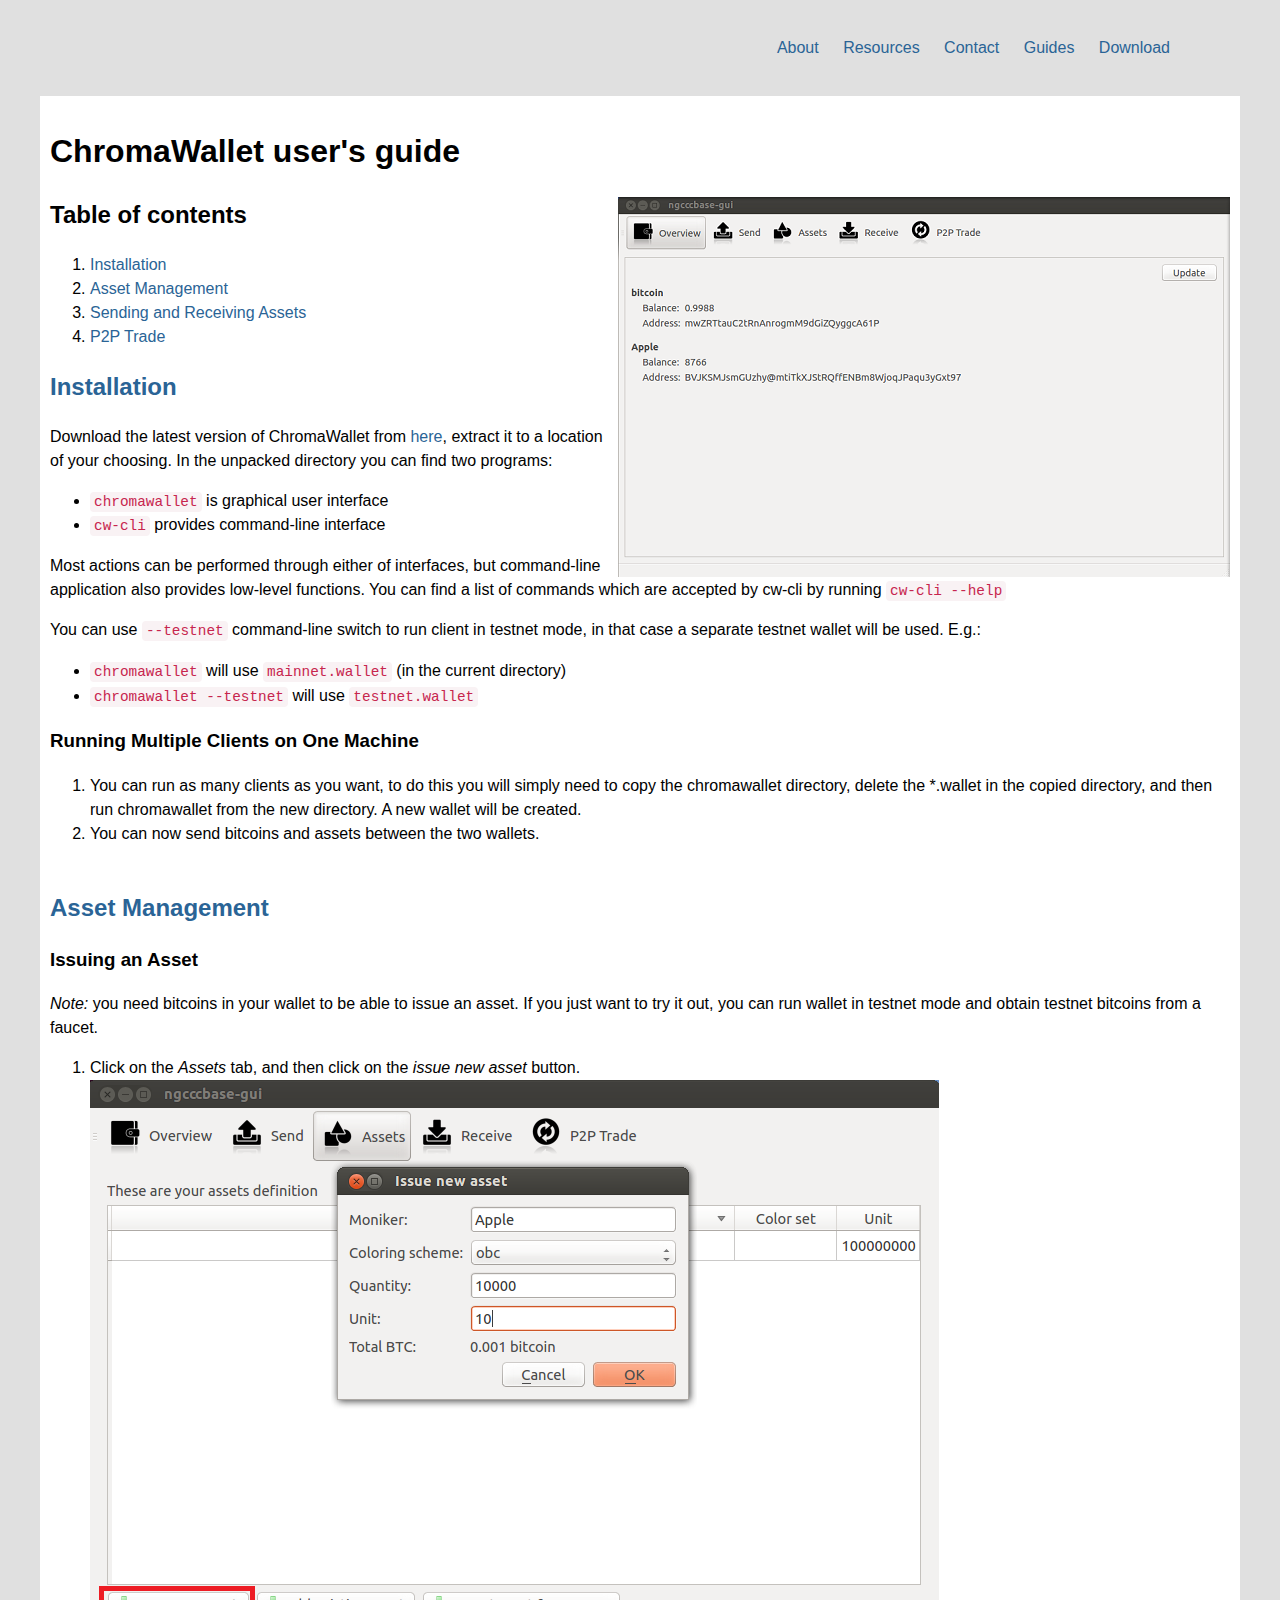
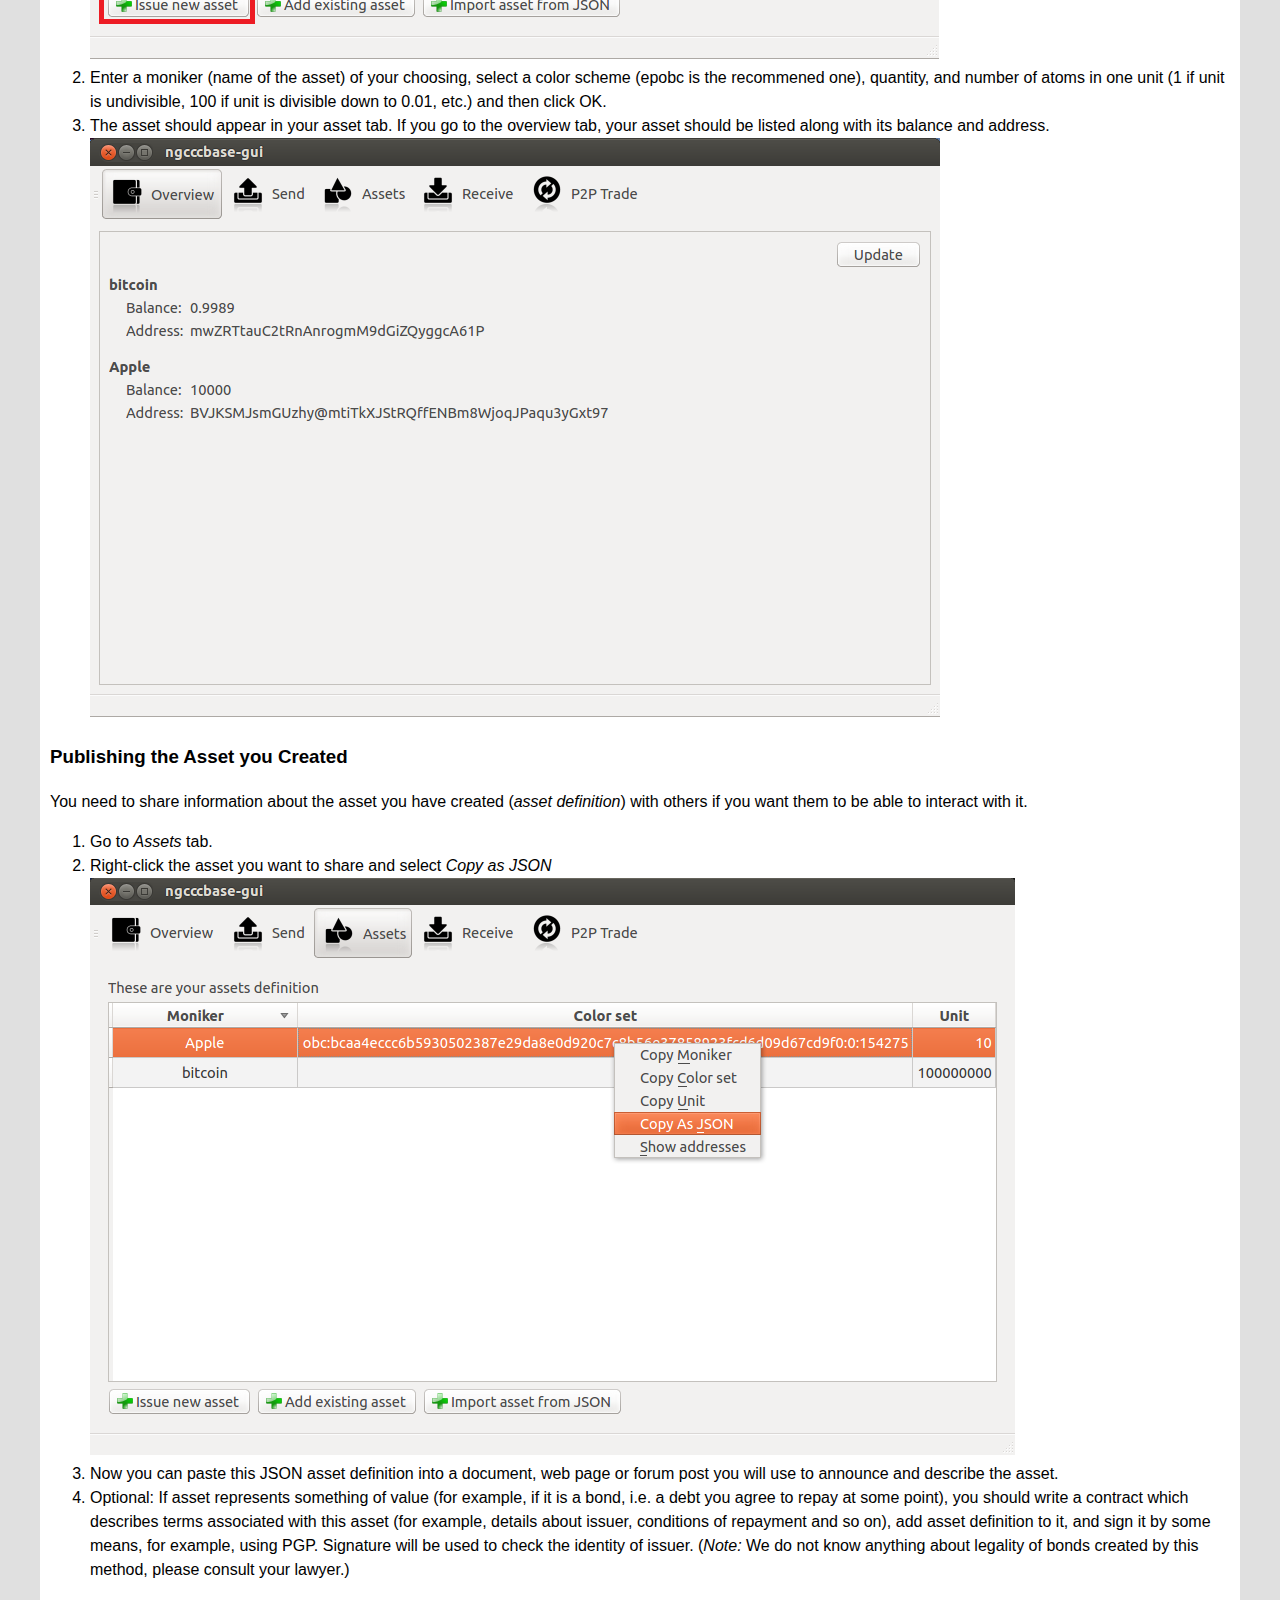
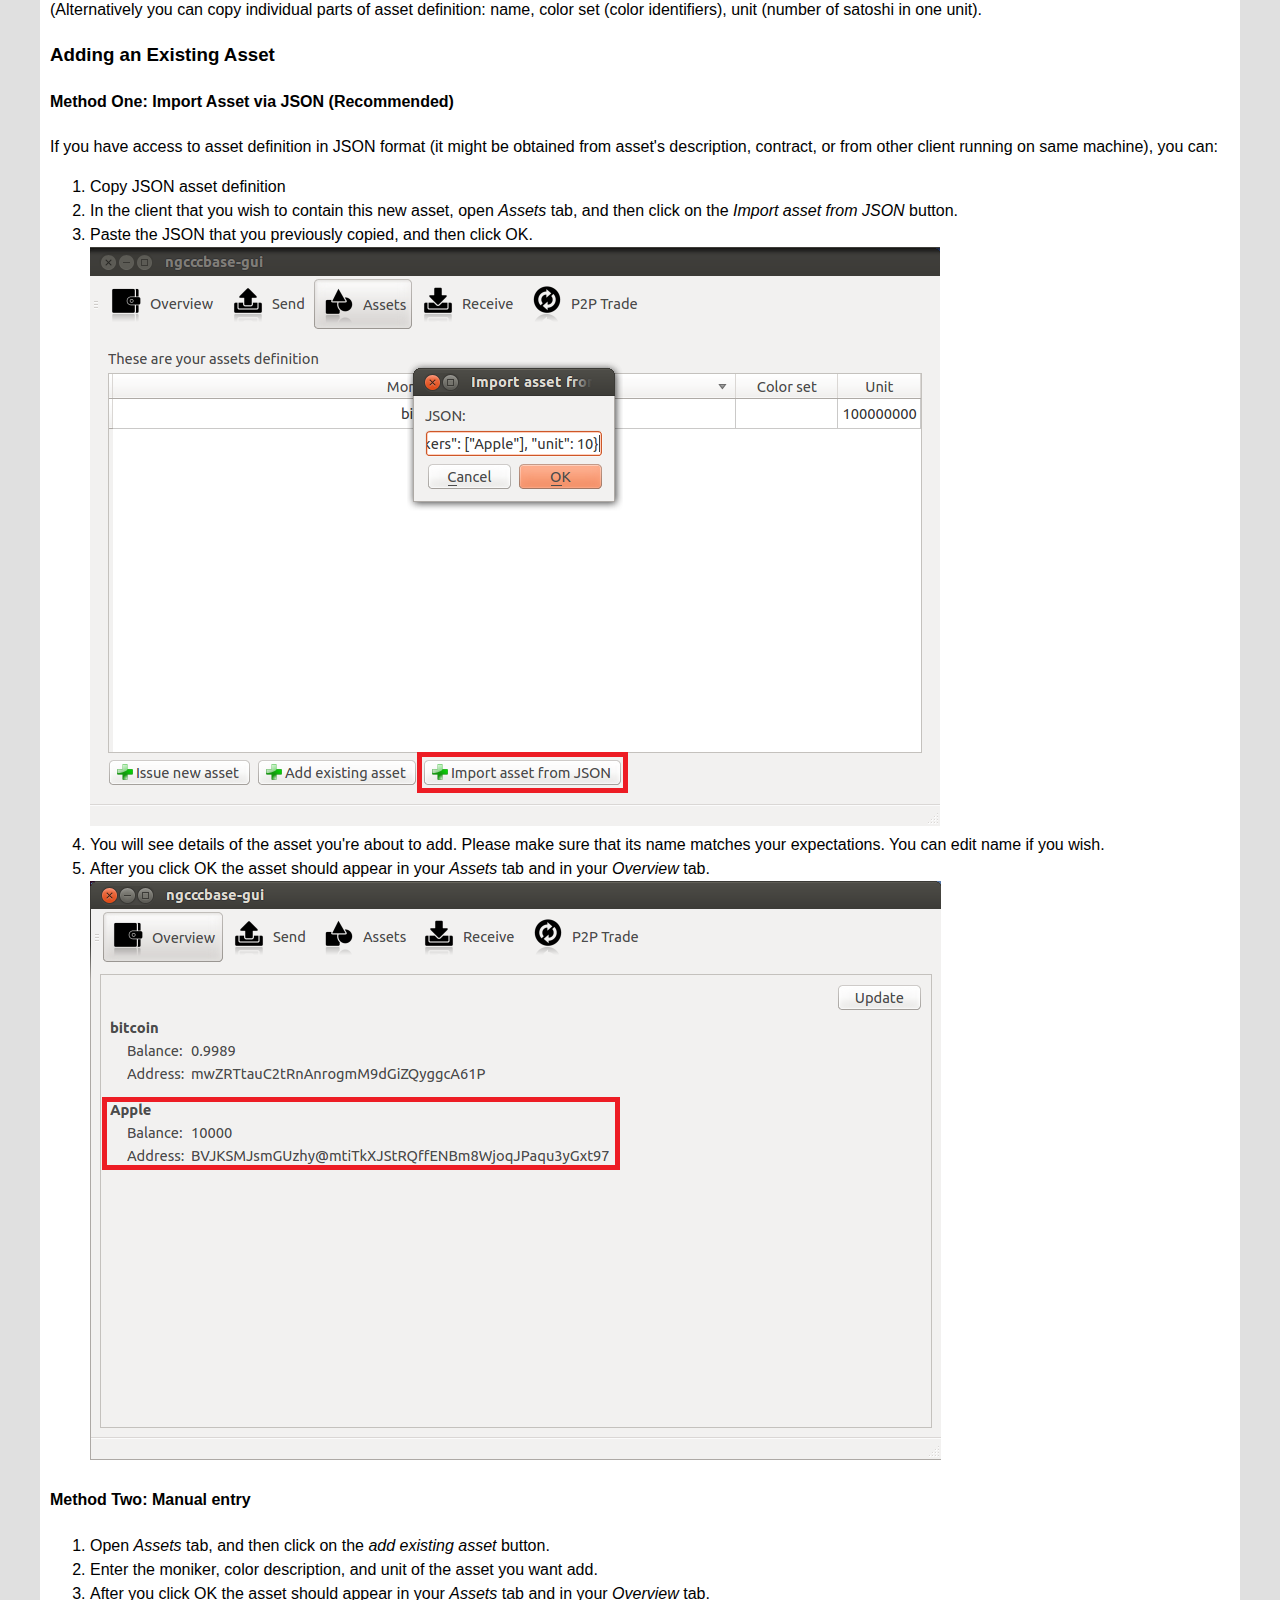
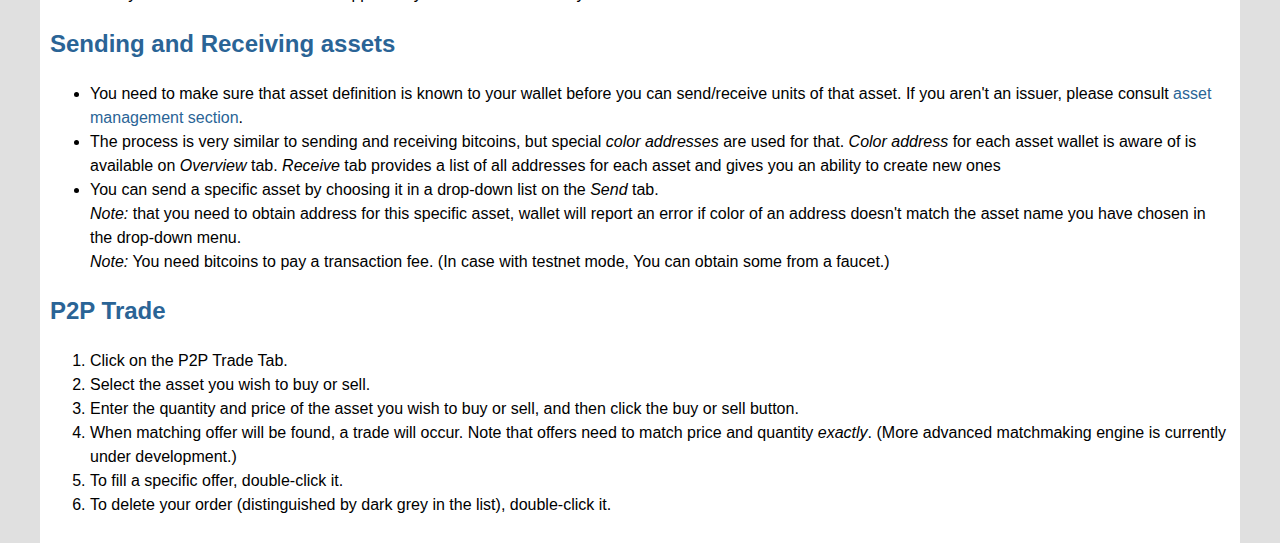
<file: guides.html>
<!DOCTYPE html>
<html lang="en">
<head>
    <meta charset="utf-8" />

	<title>Chromawallet</title>

	<link rel="stylesheet" type="text/css" href="style.css">
	<link rel="shortcut icon" type="image/png" href="favicon.ico" />

    <meta property="og:title" content="A unique bitcoin wallet that can transfer gold, art or anything else" />
    <meta property="og:site_name" content="ChromaWallet" />
    <meta property="og:url" content="http://www.chromawallet.com" />
    <meta property="og:description" content="ChromaWallet functions just like a normal Bitcoin wallet, but additionally it allows one to work with assets which are represented with colored coins, particularly to Issue, Send, Receive and Trade securities/tokens of any kind: shares, bonds, tickets, private currencies." />
    <meta property="og:image" content="http://www.chromawallet.com/pic/issuing_an_asset.gif" />
    <meta property="fb:app_id" content="799373163435436" />


</head>

<div class="fullpage">

	<div class="body">

		<div class="header">
			<ul>
				<li><a href="/">About</a></li>
				<li><a href="/#resources">Resources</a></li>
				<li><a href="/#contact">Contact</a></li>
				<li><a href="/guides.html">Guides</a></li>
				<li><a href="/#download">Download</a></li>
			</ul>
<div class="fb-like" data-href="https://developers.facebook.com/docs/plugins/" data-layout="button" data-action="like" data-show-faces="false" data-share="true"></div>


		</div>

		<div class="guides">

			<h1>ChromaWallet user's guide</h1>
				<img src="images/guides/guides.png" alt="guides picture" align="right">

			<h2>Table of contents</h2>

				<ol>
				  <li><a href="#installation">Installation</a></li>
				  <li><a href="#asset">Asset Management</a></li>
				  <li><a href="#sendreceive">Sending and Receiving Assets</a></li>
				  <li><a href="#p2ptrade">P2P Trade</a></li>
				</ol>

			<a id='installation'><h2>Installation</h2></a>

                        <p>Download the latest version of ChromaWallet from <a href="http://ChromaWallet.com/#download" target="_blank">here</a>, extract it to a location of your choosing. In the unpacked directory you can find two programs:
                          <ul>
                            <li><code>chromawallet</code> is graphical user interface</li>
                            <li> <code>cw-cli</code> provides command-line interface</li>
                          </ul>
                          Most actions can be performed through either of interfaces, but command-line application also provides low-level functions. You can find a list of commands which are accepted by cw-cli by running <code>cw-cli --help</code></p>
                        <p>You can use <code>--testnet</code> command-line switch to run client in testnet mode, in that case a separate testnet wallet will be used. E.g.:
                          <ul>
                            <li><code>chromawallet</code> will use <code>mainnet.wallet</code>  (in the current directory) </li>
                            <li><code>chromawallet --testnet</code> will use <code>testnet.wallet</code></li>
                          </ul></p>
                       
			<h3>Running Multiple Clients on One Machine</h3>
			<ol>
				<li>You can run as many clients as you want, to do this you will simply need to copy the chromawallet directory, delete the *.wallet in the copied directory, and then run chromawallet from the new directory. A new wallet will be created.</li>
				<li>You can now send bitcoins and assets between the two wallets.</li></br>
			</ol>

			<a id='asset'><h2>Asset Management</h2></a>
			<h3>Issuing an Asset</h3>
			<p><em>Note:</em> you need bitcoins in your wallet to be able to issue an asset.
                          If you just want to try it out, you can run wallet in testnet mode and obtain testnet bitcoins from a faucet.</p>
                        <ol>
				<li>Click on the <em>Assets</em> tab, and then click on the <em>issue new asset</em> button.</li>
				<img src="images/guides/assetissuing.png" alt="issuing an asset">
				<li>Enter a moniker (name of the asset) of your choosing, select a color scheme (epobc is the recommened one), quantity, and number of atoms in one unit (1 if unit is undivisible, 100 if unit is divisible down to 0.01, etc.) and then click OK. </li>
				<li>The asset should appear in your asset tab. If you go to the overview tab, your asset should be listed along with its balance and address.</li>
				<img src="images/guides/listedasset.png" alt="asset listed on overview tab">
			</ol>
			<h3>Publishing the Asset you Created</h3>
			You need to share information about the asset you have created (<em>asset definition</em>) with others if you want them to be able to interact with it.
			<ol>
			  <li>Go to <em>Assets</em> tab.</li>
			  <li>Right-click the asset you want to share and select <em>Copy as JSON</em></li>
			  <img src="images/guides/copyingjson.png" alt="copying the json">
			  <li>Now you can paste this JSON asset definition into a document, web page or forum post you will use to announce and describe the asset.</li>
			  <li>Optional: If asset represents something of value (for example, if it is a bond, i.e. a debt you agree to repay at some point), you should write a contract which describes terms associated with this asset (for example, details about issuer, conditions of repayment and so on), add asset definition to it, and sign it by some means, for example, using PGP. Signature will be used to check the identity of issuer. (<em>Note:</em> We do not know anything about legality of bonds created by this method, please consult your lawyer.)</li>
			</ol>
			(Alternatively you can copy individual parts of asset definition: name, color set (color identifiers), unit (number of satoshi in one unit).

			<h3>Adding an Existing Asset</h3>
			<h4>Method One: Import Asset via JSON (Recommended)</h4>
			If you have access to asset definition in JSON format (it might be obtained from asset's description, contract, or from other client running on same machine), you can:
			<ol>
				<li>Copy JSON asset definition</li>
				<li>In the client that you wish to contain this new asset, open <em>Assets</em> tab, and then click on the <em>Import asset from JSON</em> button.</li>
				<li>Paste the JSON that you previously copied, and then click OK.</li>
				<img src="images/guides/importingjson.png" alt="importing json">
				<li>You will see details of the asset you're about to add. Please make sure that its name matches your expectations. You can edit name if you wish.</li>
				<li>After you click OK the asset should appear in your <em>Assets</em> tab and in your <em>Overview</em> tab. </li>
				<img src="images/guides/overview.png" alt="overview">
			</ol>
			<h4>Method Two: Manual entry</h4>
			<ol>
				<li>Open <em>Assets</em> tab, and then click on the <em>add existing asset</em> button.</li>
				<li>Enter the moniker, color description, and unit of the asset you want add.</li>
				<li>After you click OK the asset should appear in your <em>Assets</em> tab and in your <em>Overview</em> tab. </li>
			</ol>

			<a id='sendreceive'><h2>Sending and Receiving assets</h2></a>
			<ul>
				<li>You need to make sure that asset definition is known to your wallet before you can send/receive units of that asset. If you aren't an issuer, please consult <a href='#asset'>asset management section</a>.</li>
				<li>The process is very similar to sending and receiving bitcoins, but special <em>color addresses</em> are used for that. <em>Color address</em> for each asset wallet is aware of is available on <em>Overview</em> tab. <em>Receive</em> tab provides a list of all addresses for each asset and gives you an ability to create new ones</li>
				<li>You can send a specific asset by choosing it in a drop-down list on the <em>Send</em> tab.<br/>
				<em>Note:</em> that you need to obtain address for this specific asset, wallet will report an error if color of an address doesn't match the asset name you have chosen in the drop-down menu.<br />
				<em>Note:</em> You need bitcoins to pay a transaction fee. (In case with testnet mode, You can obtain some from a faucet.)</li>
			</ul>

			<a id='p2ptrade'><h2>P2P Trade</h2></a>
			<ol>
				<li>Click on the P2P Trade Tab.</li>
				<li>Select the asset you wish to buy or sell.</li>
				<li>Enter the quantity and price of the asset you wish to buy or sell, and then click the buy or sell button.</li>
				<li>When matching offer will be found, a trade will occur. Note that offers need to match price and quantity <em>exactly</em>. (More advanced matchmaking engine is currently under development.)</li>
				<li>To fill a specific offer, double-click it.</li>
				<li>To delete your order (distinguished by dark grey in the list), double-click it.</li>
			</ol>
                </div>
	</div>
</div>


<script>
  window.fbAsyncInit = function() {
    FB.init({
      appId      : '799373163435436',
      xfbml      : true,
      version    : 'v2.1'
    });
  };

  (function(d, s, id){
     var js, fjs = d.getElementsByTagName(s)[0];
     if (d.getElementById(id)) {return;}
     js = d.createElement(s); js.id = id;
     js.src = "//connect.facebook.net/en_US/sdk.js";
     fjs.parentNode.insertBefore(js, fjs);
   }(document, 'script', 'facebook-jssdk'));
</script>

<!--------------------GOOGLE ANALYTICS---------------------------------->

		<script>
			(function(i,s,o,g,r,a,m){i['GoogleAnalyticsObject']=r;i[r]=i[r]||function(){
			(i[r].q=i[r].q||[]).push(arguments)},i[r].l=1*new Date();a=s.createElement(o),
			m=s.getElementsByTagName(o)[0];a.async=1;a.src=g;m.parentNode.insertBefore(a,m)
			})(window,document,'script','//www.google-analytics.com/analytics.js','ga');

			ga('create', 'UA-46669109-1', 'chromawallet.com');
			ga('send', 'pageview');
		</script>


</html>
</file>
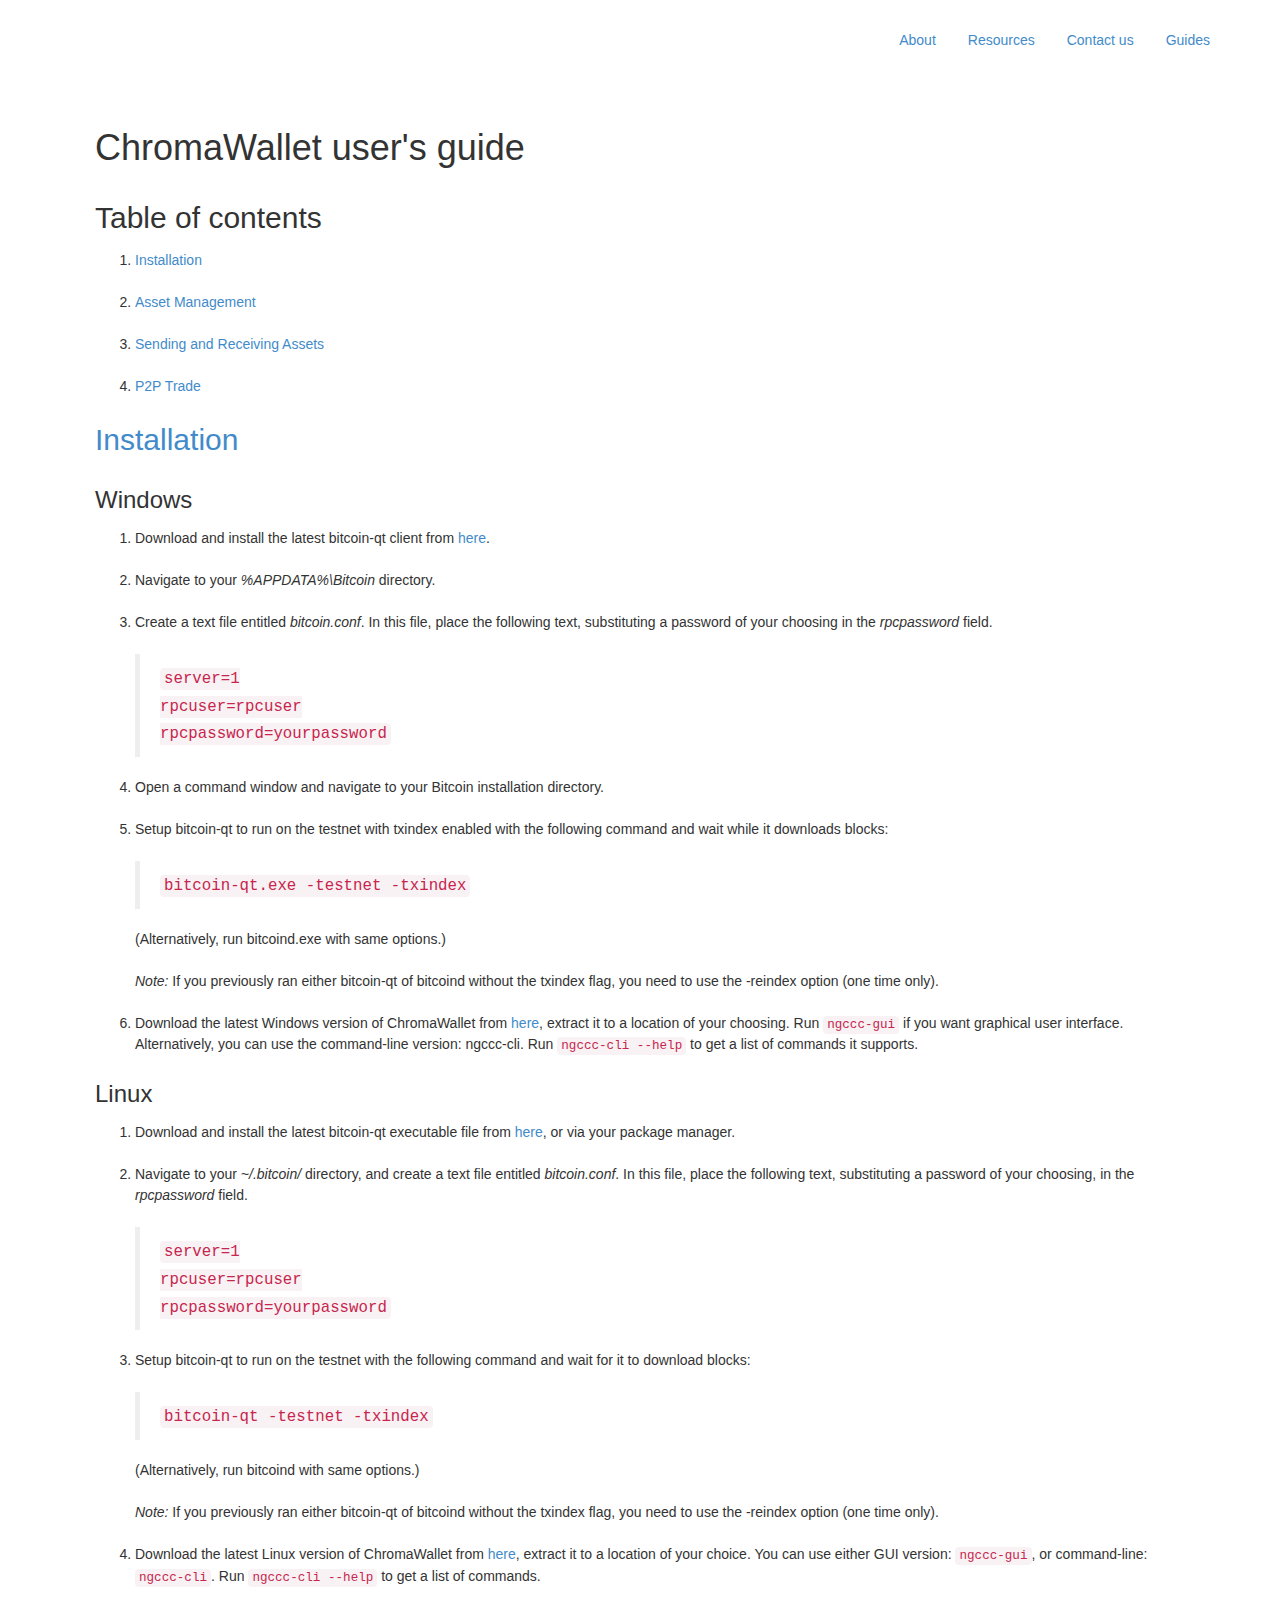
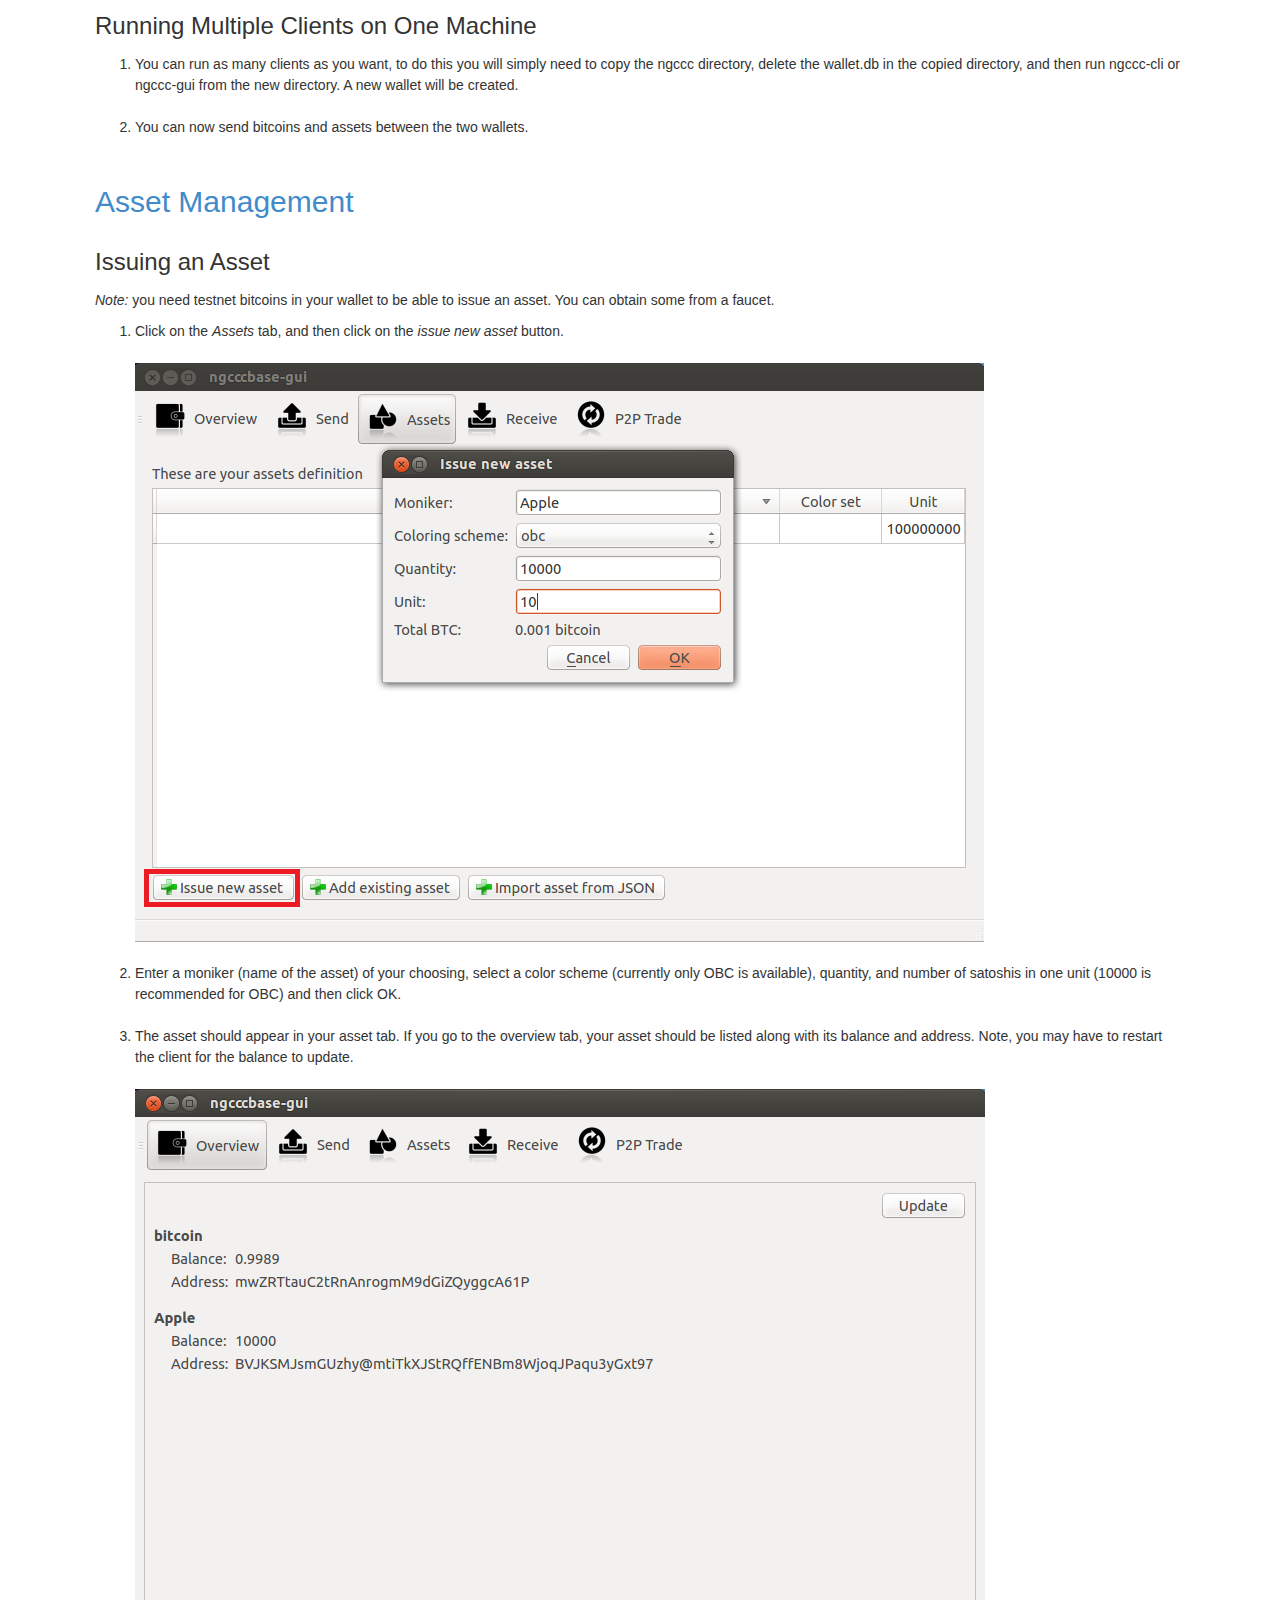
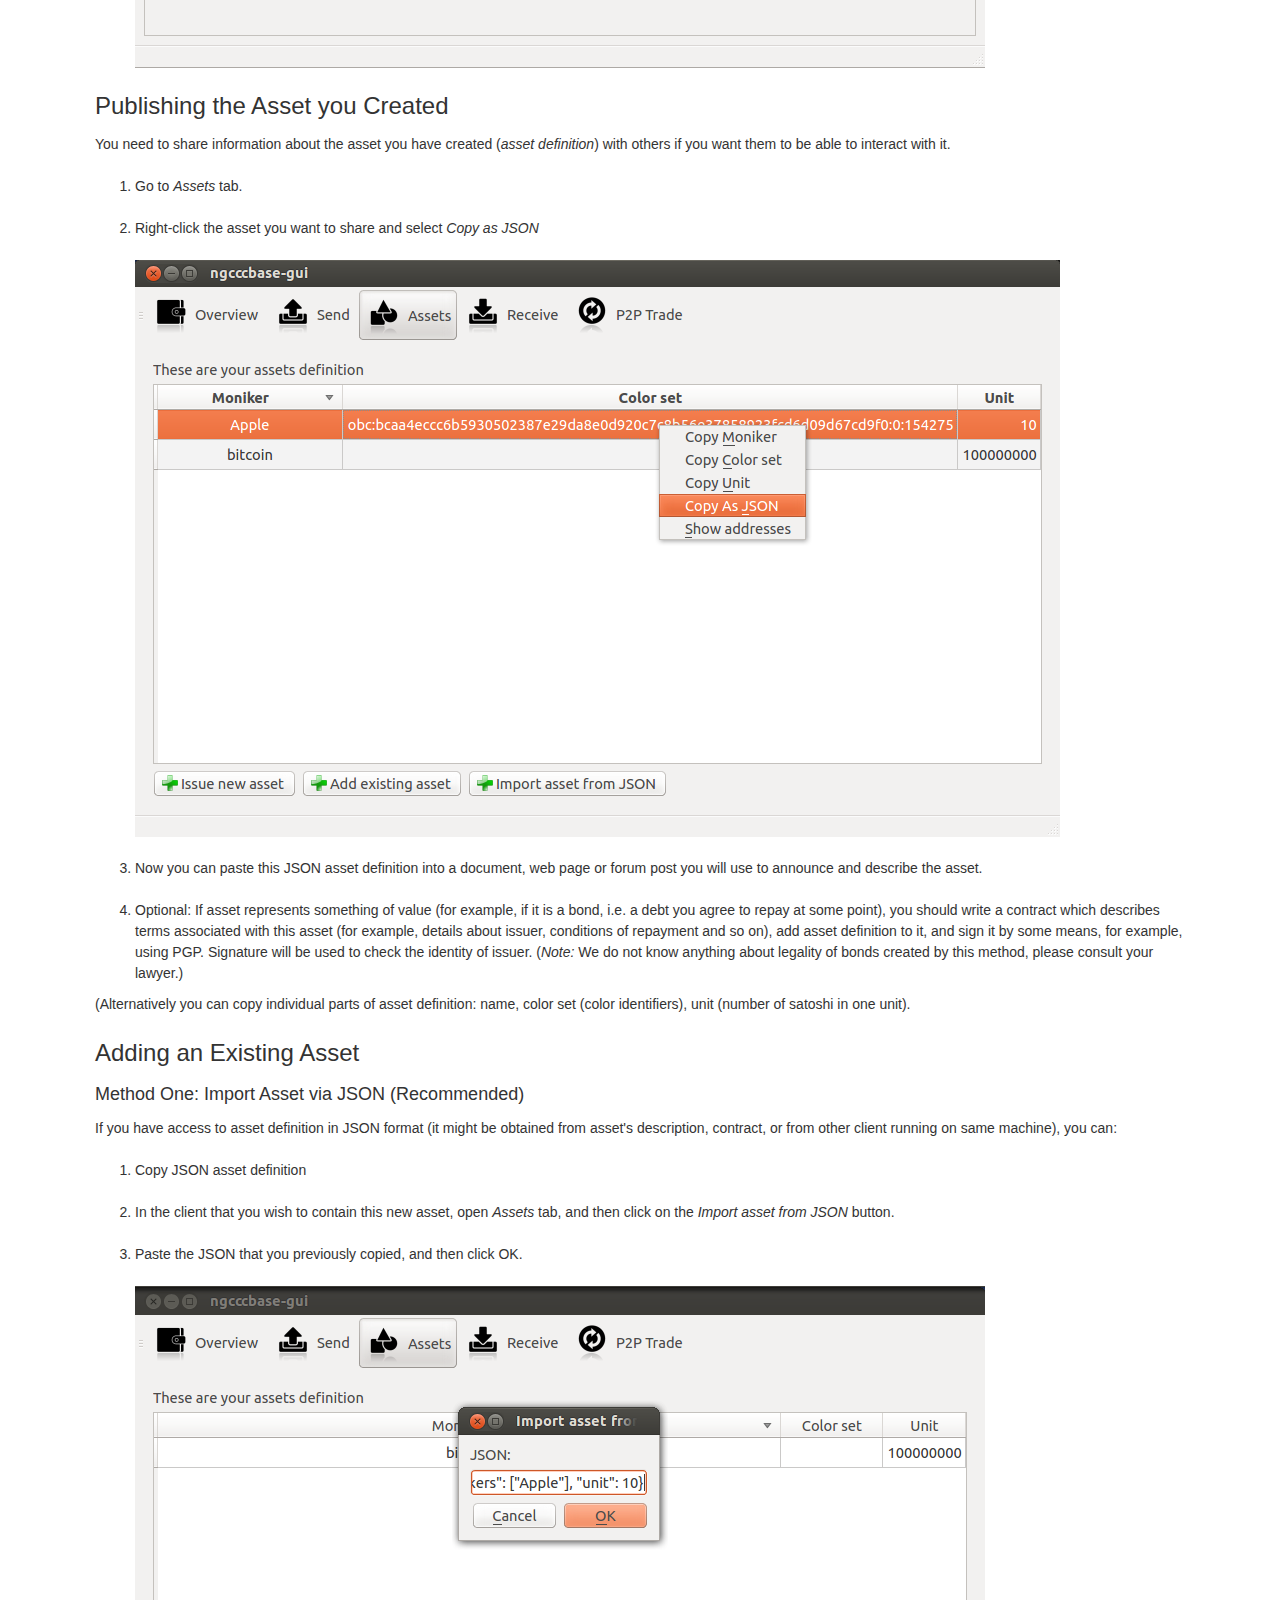
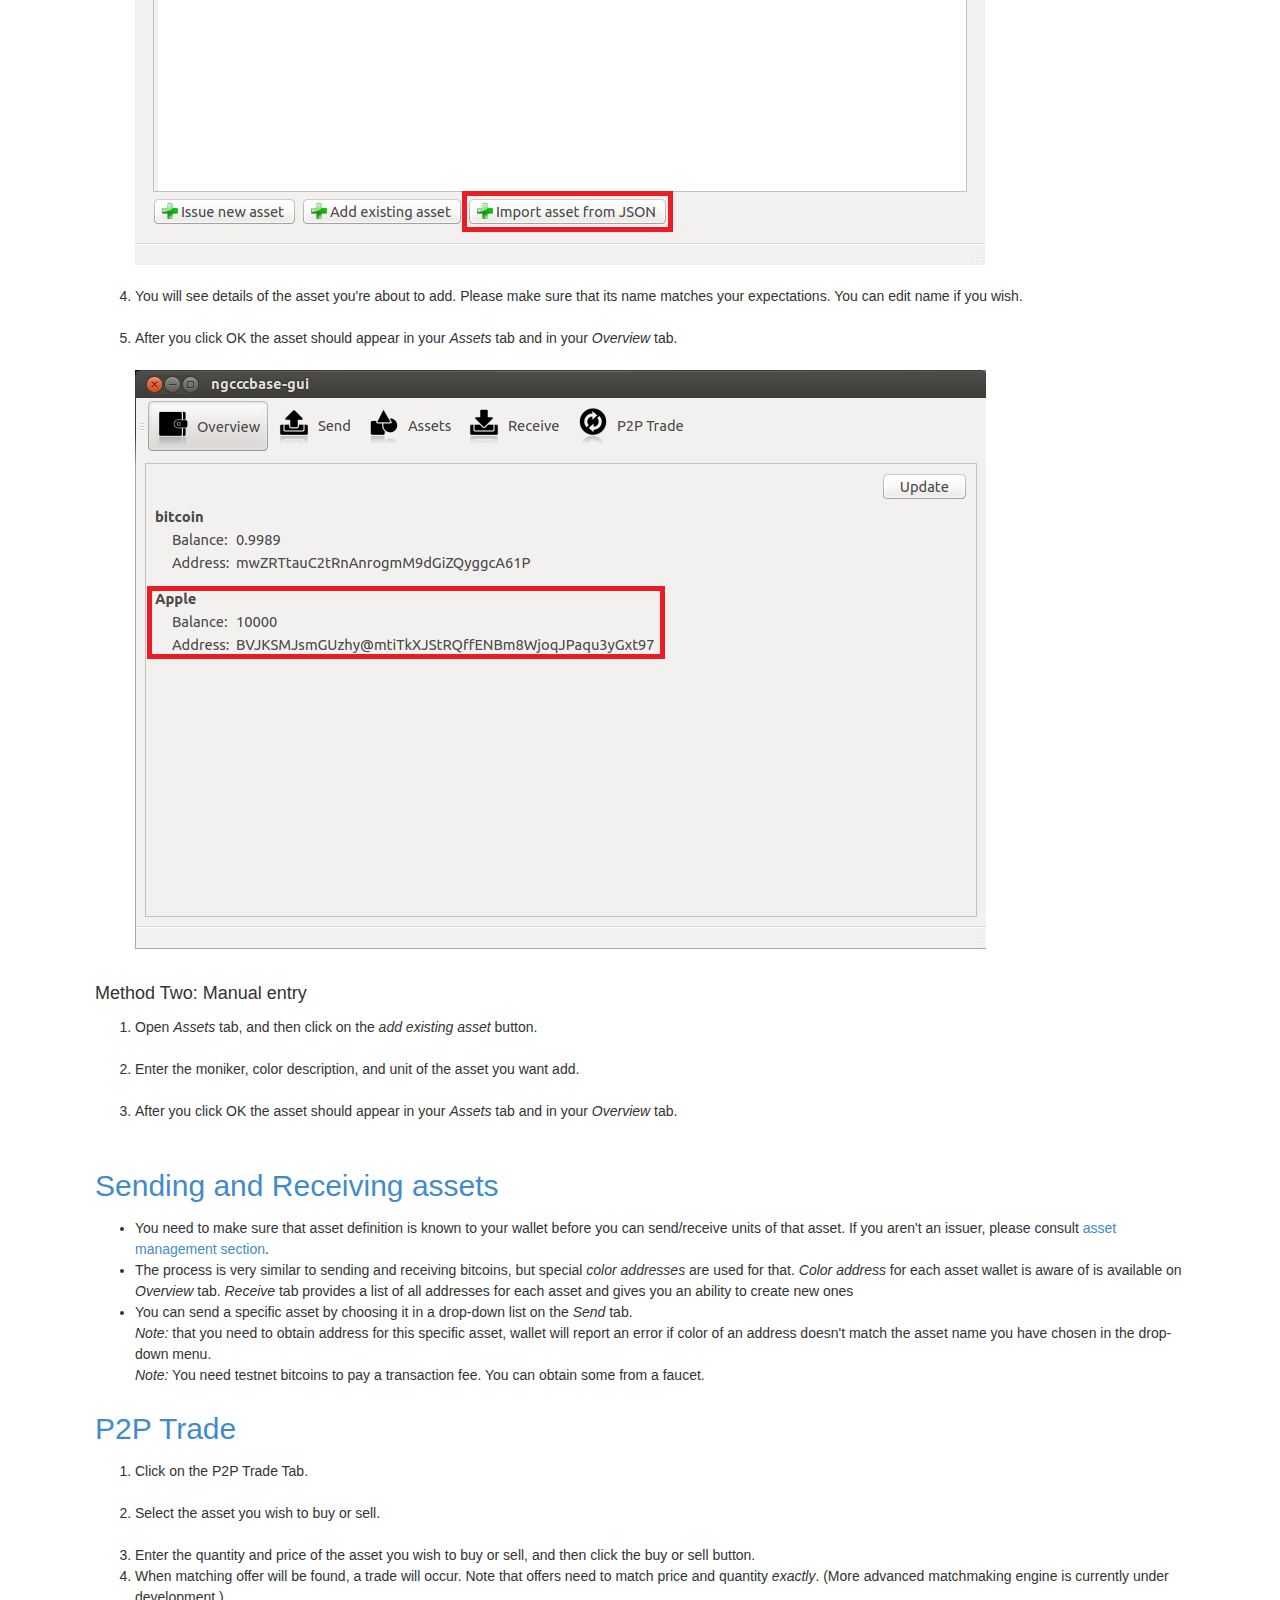
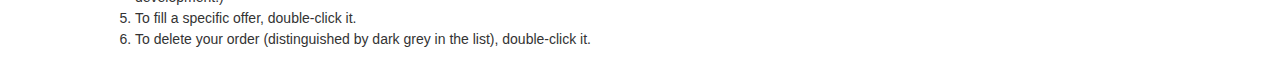
<file: documentation/guides.html>
<!DOCTYPE html>
<html>
  <head>
    <title>ChromaWallet</title>
    <meta name="viewport" content="width=device-width, initial-scale=1.0">
    <!-- Bootstrap -->
    <link href="../css/bootstrap.css" rel="stylesheet">
    <link href="../css/styles.css" rel="stylesheet">
    <link rel="shortcut icon" type="../images/png" href="../images/logo.png" />

    <!-- HTML5 Shim and Respond.js IE8 support of HTML5 elements and media queries -->
    <!-- WARNING: Respond.js doesn't work if you view the page via file:// -->
    <!--[if lt IE 9]>
      <script src="https://oss.maxcdn.com/libs/html5shiv/3.7.0/html5shiv.js"></script>
      <script src="https://oss.maxcdn.com/libs/respond.js/1.3.0/respond.min.js"></script>
    <![endif]-->
  </head>
  <body>
 <div class="chromabank">
      
      <!-- header -->
      <div class="header  container">
      	<ul class="nav nav-pills pull-right">
		          <li class="hover"><a href="http://chromawallet.com/#about">About</a></li>
		          <li><a href="http://chromawallet.com/#resources">Resources</a></li>
		          <li><a href="http://chromawallet.com/#contact-us">Contact us</a></li>
				  <li><a href="documentation/guides.html">Guides</a></li>
				  
        	</ul>
      </div>

<div class="container white-container">

<body> 

	
<h1>ChromaWallet user's guide</h1>

<h2>Table of contents</h2>
<ol>
  <li><a href="#installation">Installation</a></li><br>
  <li><a href="#asset">Asset Management</a></li><br>
  <li><a href="#sendreceive">Sending and Receiving Assets</a></li><br>
  <li><a href="#p2ptrade">P2P Trade</a></li>
</ol>
	
<a id='installation'><h2>Installation</h2></a>

<h3>Windows</h3>
<ol>
	<li>Download and install the latest bitcoin-qt client from <a href="http://bitcoin.org/en/download" target="_blank">here</a>.</li><br>
	<li>Navigate to your <em>%APPDATA%\Bitcoin</em> directory.</li><br>
	<li>Create a text file entitled <em>bitcoin.conf</em>. In this file, place the following text, substituting a password of your choosing in the <em>rpcpassword</em> field.<br><br>
		<blockquote>
		<p><code>server=1<br>rpcuser=rpcuser<br>rpcpassword=yourpassword</code></p>
		</blockquote></li>
	<li>Open a command window and navigate to your Bitcoin installation directory.</li><br>
	<li>Setup bitcoin-qt to run on the testnet with txindex enabled with the following command and wait while it downloads blocks: <br><br>
		<blockquote>
		<p><code>bitcoin-qt.exe -testnet -txindex</code></p>
		</blockquote>
			(Alternatively, run bitcoind.exe with same options.)<br><br>
		<em>Note:</em> If you previously ran either bitcoin-qt of bitcoind without the txindex flag, you need to use the -reindex option (one time only).</li><br>		
	<li>Download the latest Windows version of ChromaWallet from <a href="http://ChromaWallet.com/#download" target="_blank">here</a>, extract it to a location of your
	  choosing. Run <code>ngccc-gui</code> if you want graphical user interface.<br>
          Alternatively, you can use the command-line version: ngccc-cli. Run <code>ngccc-cli --help</code> to get a list of commands it supports.</li>
</ol>

<h3>Linux</h3>
<ol>
	<li>Download and install the latest bitcoin-qt executable file from <a href="http://bitcoin.org/en/download" target="_blank">here</a>, or via your package manager.</li><br>
	<li>Navigate to your <em>~/.bitcoin/</em> directory, and create a text file entitled <em>bitcoin.conf</em>. In this file, place the following text, substituting a password of your choosing, in the <em>rpcpassword</em> field.<br><br>
		<blockquote>
		<p><code>server=1<br>rpcuser=rpcuser<br>rpcpassword=yourpassword</code></p>
		</blockquote></li>
	<li>Setup bitcoin-qt to run on the testnet with the following command and wait for it to download blocks:<br><br>
		<blockquote>
		<p><code>bitcoin-qt -testnet -txindex</code></p>
		</blockquote>
                (Alternatively, run bitcoind with same options.)<br><br>
		<em>Note:</em> If you previously ran either bitcoin-qt of bitcoind without the txindex flag, you need to use the -reindex option (one time only).</li><br>		
	<li>Download the latest Linux version of ChromaWallet from <a href="http://ChromaWallet.com/#download" target="_blank">here</a>, extract it to a location of your
		choice. You can use either GUI version: <code>ngccc-gui</code>, or command-line: <code>ngccc-cli</code>. Run <code>ngccc-cli --help</code> to get a list of commands.
</ol>



<h3>Running Multiple Clients on One Machine</h3>
<ol>
	<li>You can run as many clients as you want, to do this you will simply need to copy the ngccc directory, delete the wallet.db in the copied directory, and then run ngccc-cli or ngccc-gui from the new directory. A new wallet will be created.</li></br>
	<li>You can now send bitcoins and assets between the two wallets.</li></br>
</ol>
	
<a id='asset'><h2>Asset Management</h2></a>
<h3>Issuing an Asset</h3>
<p><em>Note:</em> you need testnet bitcoins in your wallet to be able to issue an asset. You can obtain some from a faucet.</p>
<ol>
	<li>Click on the <em>Assets</em> tab, and then click on the <em>issue new asset</em> button.</li><br>
	<img src="../images/assetissuing.png" alt="issuing an asset"><br><br>
	<li>Enter a moniker (name of the asset) of your choosing, select a color scheme (currently only OBC is available), quantity, and number of satoshis in one unit (10000 is recommended for OBC) and then click OK. </li><br>
	<li>The asset should appear in your asset tab. If you go to the overview tab, your asset should be listed along with its balance and address. Note, you may have to restart the client for the balance to update.</li><br>
	<img src="../images/listedasset.png" alt="asset listed on overview tab"><br>
</ol>
<h3>Publishing the Asset you Created</h3>
You need to share information about the asset you have created (<em>asset definition</em>) with others if you want them to be able to interact with it.<br><br>
<ol>
  <li>Go to <em>Assets</em> tab.</li><br>
  <li>Right-click the asset you want to share and select <em>Copy as JSON</em></li><br>
  <img src="../images/copyingjson.png" alt="copying the json"><br><br>
  <li>Now you can paste this JSON asset definition into a document, web page or forum post you will use to announce and describe the asset.</li><br>
  <li>Optional: If asset represents something of value (for example, if it is a bond, i.e. a debt you agree to repay at some point), you should write a contract which describes terms associated with this asset (for example, details about issuer, conditions of repayment and so on), add asset definition to it, and sign it by some means, for example, using PGP. Signature will be used to check the identity of issuer. (<em>Note:</em> We do not know anything about legality of bonds created by this method, please consult your lawyer.)</li>
</ol>
(Alternatively you can copy individual parts of asset definition: name, color set (color identifiers), unit (number of satoshi in one unit).    

<h3>Adding an Existing Asset</h3>
<h4>Method One: Import Asset via JSON (Recommended)</h4>
If you have access to asset definition in JSON format (it might be obtained from asset's description, contract, or from other client running on same machine), you can:<br><br>
<ol>
	<li>Copy JSON asset definition</li><br>
	<li>In the client that you wish to contain this new asset, open <em>Assets</em> tab, and then click on the <em>Import asset from JSON</em> button.</li><br>
	<li>Paste the JSON that you previously copied, and then click OK.</li><br>
	<img src="../images/importingjson.png" alt="importing json"><br><br>
    <li>You will see details of the asset you're about to add. Please make sure that its name matches your expectations. You can edit name if you wish.</li><br>
    <li>After you click OK the asset should appear in your <em>Assets</em> tab and in your <em>Overview</em> tab. </li><br>
	<img src="../images/overview.png" alt="overview"><br><br>
</ol>
<h4>Method Two: Manual entry</h4>
<ol>
	<li>Open <em>Assets</em> tab, and then click on the <em>add existing asset</em> button.</li><br>
	<li>Enter the moniker, color description, and unit of the asset you want add.</li><br>
    <li>After you click OK the asset should appear in your <em>Assets</em> tab and in your <em>Overview</em> tab. </li><br>
</ol>

<a id='sendreceive'><h2>Sending and Receiving assets</h2></a>
<ul>
<li>You need to make sure that asset definition is known to your wallet before you can send/receive units of that asset. If you aren't an issuer, please consult <a href='#asset'>asset management section</a>.</li>
<li>The process is very similar to sending and receiving bitcoins, but special <em>color addresses</em> are used for that. <em>Color address</em> for each asset wallet is aware of is available on <em>Overview</em> tab. <em>Receive</em> tab provides a list of all addresses for each asset and gives you an ability to create new ones</li>
<li>You can send a specific asset by choosing it in a drop-down list on the <em>Send</em> tab.<br/>
  <em>Note:</em> that you need to obtain address for this specific asset, wallet will report an error if color of an address doesn't match the asset name you have chosen in the drop-down menu.<br />
  <em>Note:</em> You need testnet bitcoins to pay a transaction fee. You can obtain some from a faucet.</li>
</ul>

<a id='p2ptrade'><h2>P2P Trade</h2></a>
<ol>
	<li>Click on the P2P Trade Tab.</li><br>
	<li>Select the asset you wish to buy or sell.</li><br>
	<li>Enter the quantity and price of the asset you wish to buy or sell, and then click the buy or sell button.</li>
        <li>When matching offer will be found, a trade will occur. Note that offers need to match price and quantity <em>exactly</em>. (More advanced matchmaking engine is currently under development.)</li>
        <li>To fill a specific offer, double-click it.</li>
        <li>To delete your order (distinguished by dark grey in the list), double-click it.</li>
</ol>

</body>
</html>
</file>
<file: css/main.css>
@charset "utf-8";
/*
    main styles
    version: 15.01.2013
    
    Style to null

    fonts

    site

    header

    logo

    footer

*/

/* --------------- Style to null --------------- */
html{
    /*touch-action: none;*/
}
input[type="text"], input[type="password"], textarea, input[type="email"], input[type="phone"], input[type="number"] {
    font: 12px Arial, Helvetica, sans-serif;
}
body {
    color: #000;
    background: #fff;
}
input, select, button, textarea {
    font-size: 12px;
    font-family: Arial, Helvetica, sans-serif;
}
a, a:visited {
    text-decoration: none;
}
a:hover {
    text-decoration: none;
}
::-webkit-input-placeholder {
    color: #000;
}
:-moz-placeholder {
    color: #000;
}
.placeholder {
    color: #000;
}
/* --------------- /Style to null --------------- */


/* --------------- logo --------------- */

.logo {
    display: none;
    background: url("../img/desktop/logo.png") no-repeat;
    width: 473px;
    position: absolute;
    top: 50%;
    left: 50%;
    margin: -114px 0 0 -236px;
    height: 228px;
    text-indent: -5000px;

    
}
/* --------------- /logo --------------- */

/* --------------- down-btn --------------- */
.down-btn{
    font-family: "Source Sans Pro";
    font-weight: 200;

    font-size: 21px;
    position: absolute;
    bottom: 75px;
    left: 50%;
    margin-left: -40px;
    color: #929497;
    display: none;
    z-index: 10;
    overflow: hidden;
    height: 87px;
    width: 80px;
}
.down-btn span{
    position: absolute;
    top: 0;
    left: 0;
    width: 100%;
    height: 100%;
    text-align: center;
    overflow: hidden;
}
.down-btn span:before{
    background: url("../img/desktop/arrow-down.png") no-repeat;
    width: 49px;
    height: 37px;
    content: "";
    position: absolute;
    bottom: -50px;
    left: 50%;
    margin-left: -23px;
    -webkit-animation: jump 3s infinite linear;
    -moz-animation: jump 3s infinite linear;
    -ms-animation: jump 3s infinite linear;
    -o-animation: jump 3s infinite linear;
    animation: jump 3s infinite linear;
}

.down-btn.down-btn_white{
    text-indent: -5000px;
    width: 48px;
    height: 87px;
    margin-left: -24px;
}
.down-btn.down-btn_white span:before{
    background: url("../img/desktop/arrow-down2.png") no-repeat;

}
/* --------------- site --------------- */
.site {
    min-height: 100%;
    overflow: hidden;
    position: relative;
    z-index: 1;
}
.site__center {
    height: 100%;
    width: 100%;
    display: table;
    min-height: 600px;
}
.site__center > div {
    display: table-cell;
    vertical-align: middle;
    text-align: center;
}
.site__page {
    position: fixed;
    top: 100%;
    left: 0;
    right: 0;
    bottom: 0;
    overflow: hidden;
}
.site__page.active {
    top: 115px;
    overflow: auto;
    overflow-x: hidden;
}
.site__menu + .site__page.active {
    top: 0;
}
.site__content {
    position: relative;
}
/* --------------- /site --------------- */


/* --------------- site__menu --------------- */
.site__menu{
    position: fixed;
    top:-115px;
    left: 0;
    height: 115px;
    background: #fff;
    z-index: 5;
    width: 100%;

}
.site__menu__logo{
    position: absolute;
    top: 14px;
    left: 2%;
}
.main-menu{
    position: absolute;
    top: 0;
    left: 50%;
    margin-left: -270px;
}
.main-menu a{
    display: inline-block;
    vertical-align: top;
    padding: 0 27px;
    color: #353c4c;
    font-size: 16px;
    height: 115px;
    font-family: "Source Sans Pro";
    font-weight: 700;
    text-transform: uppercase;
    line-height: 115px;
    letter-spacing: 1px;
}
.main-menu a.active{
    color: #ee4d2c;
    cursor: default;
}
.main-menu a.active:hover span:after{
    display: none;
}
.main-menu a span{
    line-height: 115px;
    position: relative;
}

.main-menu a span:after {
    content: '';
    position: absolute;
    height: 3px;
    background: #353c4c;
    bottom: -8px;
    left: 0;
    width: 0;
    -webkit-transition: width 300ms ease-in-out 100ms;
    transition: width 300ms ease-in-out 100ms;
}
.main-menu a:hover span:after {
    width: 100%;
}
.user-guide-btn{
    position: absolute;
    top: 0;
    right: 0;
    height: 115px;
    width: 250px;
    background: #353c4c url("../img/desktop/guide-btn.png") no-repeat bottom right;
    color: #fff;
    font-family: "Source Sans Pro";
    font-weight: 700;
    text-align: center;
    line-height: 115px;
    letter-spacing: 2px;
    font-size: 24px;
}
.show-mobile-menu{
    position: fixed;
    z-index: 55;
    background: url("../img/mobile/show-menu.png") no-repeat;
    width: 21px;
    height: 18px;
    top: 19px;
    left: 22px;
    text-indent: -5000px;
    cursor: pointer;
    display: none;
    -webkit-transition: all 0.3s ease;
    -moz-transition: all 0.3s ease;
    transition: all 0.3s ease;
    -moz-transform: rotate(90deg);
    -webkit-transform: rotate(90deg);
    transform: rotate(90deg);
}
.show-mobile-menu.active{

    -moz-transform: rotate(0deg);
    -webkit-transform: rotate(0deg);
    transform: rotate(0deg);

}

/* --------------- /site__menu --------------- */

.videoBlock{
    position: fixed;
    top: 115px;
    left: 0;
    right: 0;
    bottom: 0;
    background: rgba(0,0,0,0.5);
    z-index: 10;
    display: none;
}
.videoBlock>iframe{
    position: relative;
    z-index: 5;
}
.videoBlock__close{
    position: absolute;
    top: 27px;
    right: 27px;
    background: url("../img/desktop/close.png");
    width: 26px;
    height: 25px;
    text-indent: -5000px;
    z-index: 10;
    cursor: pointer;
}

/* --------------- site__page-crhromaWallet01 --------------- */
.colored-text{
    color: #fff;
    width: 50%;
    position: absolute;
    top: 0;
    font-size: 18px;
    left: 0;

    font-family: "Source Sans Pro";
    font-weight: 400;

    padding: 0 20px 0 2%;
    background: #18a2a2;
    z-index: 2;
    display: table;
}
.cell {
    display: table-cell;
    vertical-align: middle;
}
.colored-text__show{
   opacity: 0;
    display: inline-block;
}
.colored-video{
    width: 50%;
    position: absolute;
    top: 0;
    right: 0;
    background: url("../pic/video.jpg") center no-repeat;
    background-size: cover;
    z-index: 1;
}
.colored-video img{
    display: block;
}
.colored-text h2{
    font-weight: normal;
    font-size: 46px;

    font-family: "Source Sans Pro";
    font-weight: 700;

    text-transform: uppercase;
    margin-bottom: 20px;
    line-height: 58px;
}
.colored-download{
    color: #fff;
    text-transform: uppercase;
    background: #ef4e23;
    width: 222px;
    height: 63px;
    line-height: 63px;
    text-align: center;
    display: block;

    font-family: "Source Sans Pro";
    font-weight: 700;

    font-size: 21px;
    letter-spacing: 3px;
    margin: 0 0 33px 30px;
    -webkit-transition: all 0.3s ease;
    -moz-transition: all 0.3s ease;
    transition: all 0.3s ease;
}
.colored-download:hover{
    background: #ef5d36;
}

.colored-text span{

    font-family: "Source Sans Pro";
    font-weight: 300;
    font-style: italic;

    font-size: 15px;
    padding-left: 30px;
    display: block;

}
.colored-text dl{
    margin-bottom: 29px;
}
.colored-text dt{
    margin-bottom: 29px;
    line-height: 23px;
}

.colored-text dd{
    background: url("../img/desktop/colored-point.png") no-repeat 0 4px;
    padding-left: 29px;
    line-height: 22px;
    margin: 0 0 11px 30px;
}

.colored-text dd a{
    text-decoration: none;

    color: #eec84c;
}
.colored-text dd a:hover{
    text-decoration: underline;
}

.colored-text dl a{
    text-decoration: none;

    color: #eec84c;
}
.colored-text dl a:hover{
    text-decoration: underline;
}


/* --------------- /site__page-crhromaWallet01 --------------- */

/* --------------- /site__page-crhromaWallet02 --------------- */

/*.site__page-crhromaWallet02{*/
    /*display: block;*/
/*}*/

.instruction-back{
    position: absolute;
    top: 0;
    left: 0;
    width: 50%;

    z-index: 10;
    background: #2d333d url("../img/desktop/instruction-back.png") no-repeat center;
}
.instruction-back__video{
    display: block;
    margin: 0 auto;
    width: 375px;

}
.instruction-back__video img {
    width: 375px;
}
.instruction-back__video:first-child{
    margin-bottom: 36px;

}
.instruction-back__tabel{
    display: table;
    width: 100%;
}
.instruction-back__tabel-cell{
    display: table-cell;
    text-align: center;
    width: 100%;
    vertical-align: middle;
}

.about-text{
    position: absolute;
    top: 0;
    right: 0;
    width: 50%;
    background: #18a2a2;
    font-family: "Source Sans Pro";
    font-size: 18px;
    line-height: 25px;
    color: #fff;
    z-index: 10;
    padding: 0 86px 0 86px;
    display: table;
}
.about-text__wrap {
    display: table-cell;
    vertical-align: middle;
}
.about-text a{
    text-decoration: none;

    color: #eec84c;
}
.about-text a:hover{
    text-decoration: underline;
}
.about-text dl{
    margin-bottom: 26px;
}
.about-text dt{
    margin-bottom: 30px;
}
.about-text dd {
    background: url("../img/desktop/colored-point.png") no-repeat 0 6px;
    padding-left: 27px;
    margin-left: 28px;
    margin-bottom: 6px;
}

.about-text h2{
    font-size: 46px;
    font-weight: normal;

    font-family: "Source Sans Pro";
    font-weight: 700;

    text-transform: uppercase;
    margin-bottom: 35px;
}
.podlozhka{
    background: #3b97d2;
    position: absolute;
    top: 0;
    left: 0;
    width: 100%;
    height: 100%;
    z-index: 1;
}
/* --------------- /site__page-crhromaWallet02 --------------- */

/* --------------- site__page-crhromaWallet03 --------------- */
.download-page{
    position: absolute;
    top: 0;
    left: 0;
    background: #3b97d2;
    height: 659px;
    width: 100%;
    overflow: hidden;
    color: #fff;
}
.download-page__text{
    position: absolute;
    z-index: 10;
    height: 319px;
    left: 0;
    width: 100%;
    margin-top: -220px;
    top: 50%;
    -webkit-transform: translateZ(0);
}
.download-page p{
    text-align: center;
    font-family: "Source Sans Pro";
    margin-bottom: 42px;
}
.site__page.site__page-crhromaWallet03{
    top: 115px;
}
.squeres{
    position: absolute;
    top: 50%;
    left: 50%;
    width: 1176px;
    margin: -259px 0 0 -588px;
    z-index: 10;
    background: #3b97d2;
    perspective: 1000px;
}
.squeres > div{
    transform-style: preserve-3d;
    -webkit-transition: all 0s ease;
    -moz-transition: all 0s ease;
    transition: all 0s ease;

}
.squeres > div > div{
    -webkit-transition: all 0.3s ease;
    -moz-transition: all 0.3s ease;
    transition: all 0.3s ease;
    -webkit-transform-origin: 50%;
    -moz-transform-origin: 50%;
    -o-transform-origin: 50%;
    -ms-transform-origin: 50%;
    transform-origin: 50%;
    -moz-transform: rotate(45deg);
    -webkit-transform: rotate(45deg);
    transform: rotate(45deg);


    width: 308px;
    height: 308px;

}
.squers__item5 > div,
.squers__item1 > div{
    background: #328bcb;
}
.squers__item3 > div{
    background: #368fcd;
}
.squers__item2 > div,
.squers__item4 > div{
    background: #3287c2;
}
.squers__item1{
    width: 308px;
    height: 308px;
    position: absolute;
    top: 0;
    left: 0;

}
.squers__item2{
    width: 308px;
    height: 308px;
    position: absolute;
    top: 217px;
    left: 217px;

    opacity: 0.8;
}
.squers__item3{
    width: 308px;
    height: 308px;
    position: absolute;
    top: 0;
    left: 434px;

}
.squers__item4{
    width: 308px;
    height: 308px;
    position: absolute;
    top: 217px;
    left: 651px;

}
.squers__item5{
    width: 308px;
    height: 308px;
    position: absolute;
    top: 0;
    right: 0;

}
.download-page h2{
    text-align: center;
    font-size: 46px;
    text-transform: uppercase;
    margin-bottom: 35px;
    font-family: "Source Sans Pro";
    font-weight: 700;
}
.download-page__text ul{
    text-align: center;
    position: relative;

}
.download-page__text li{
    display: inline-block;
    vertical-align: top;
    position: relative;
    margin: 20px 40px;
}
.download-page__text li .download-btn{
    position: relative;
    display: block;
    width: 132px;
    height: 132px;

}
.download-page__text li > .download-btn_disable{
    position: relative;
    display: block;
    width: 132px;
    height: 132px;
}

.download-page__text li .disabled > span,
.download-page__text li .download-btn > span{
    display: table;
    height: 132px;
    width: 132px;

}
.download-page__text li .download-btn a{
    color: #fff;
    -webkit-transition: all 0.3s ease;
    -moz-transition: all 0.3s ease;
    transition: all 0.3s ease;
}
.download-page__text li .download-btn a:hover{
    opacity: 0.8;
}

.download-page__text li .disabled > span > span,
.download-page__text li .download-btn > span > span{
    display: table-cell;
    width: 132px;
    height: 132px;
    text-align: center;
    vertical-align: middle;
    color: #fff;
    font-family: "Source Sans Pro";
    font-weight: 700;

    text-transform: uppercase;
    white-space: pre-line;
    font-size: 18px;
}
.download-page__text li .disabled > span > span > span{
    position: absolute;
    bottom: 20px;
    left: 50%;
    margin-left: -41px;
    font-size: 12px;
    font-family: "Source Sans Pro";
    width: 83px;
}

.download-page__text li .disabled .back-squere{
    background: #929497;
}
.back-squere{
    position: absolute;
    top: 8px;
    left: 0;
    width: 132px;
    height: 132px;
    -webkit-transition: all 0.3s ease;
    -moz-transition: all 0.3s ease;
    transition: all 0.3s ease;
    -webkit-transform-origin: 50%;
    -moz-transform-origin: 50%;
    -o-transform-origin: 50%;
    -ms-transform-origin: 50%;
    transform-origin: 50%;
    -moz-transform: rotate(45deg);
    -webkit-transform: rotate(45deg);
    transform: rotate(45deg);
    background: #005382;
    z-index: -1;
}
.download-page__text li .download-btn__hover .back-squere{
    background: #f16522;
}
.download-page__text li .download-btn__hover:hover:after{
    background: #353c4c;
    width: 34px;
    height: 17px;
    -webkit-transition: all 0.3s ease;
    -moz-transition: all 0.3s ease;
    transition: all 0.3s ease;
    -webkit-transform-origin: 50%;
    -moz-transform-origin: 50%;
    -o-transform-origin: 50%;
    -ms-transform-origin: 50%;
    transform-origin: 50%;
    -moz-transform: rotate(45deg);
    -webkit-transform: rotate(45deg);
    transform: rotate(45deg);
    position: absolute;
    bottom: -26px;
    left: 43px;
    content: "";
}
.download-page__text li .download-btn__hover:hover:before{
    background: #353c4c;
    width: 34px;
    height: 17px;
    -webkit-transition: all 0.3s ease;
    -moz-transition: all 0.3s ease;
    transition: all 0.3s ease;
    -webkit-transform-origin: 50%;
    -moz-transform-origin: 50%;
    -o-transform-origin: 50%;
    -ms-transform-origin: 50%;
    transform-origin: 50%;
    -moz-transform: rotate(-45deg);
    -webkit-transform: rotate(-45deg);
    transform: rotate(-45deg);
    position: absolute;
    bottom: -25px;
    left: 56px;
    content: "";
}
/* --------------- /site__page-crhromaWallet03 --------------- */

/* --------------- site__page-crhromaWallet04 --------------- */
.site__page-crhromaWallet04{
    top: 115px;
    background: #353c4c;
    overflow: hidden;
    z-index: 1;
}
.resources{
    color: #fff;
    text-align: center;
    width: 720px;
    font-size: 18px;
    font-family: "Source Sans Pro";
    line-height: 22px;
    position: absolute;
    top: 50%;
    margin: -115px 0 0 -360px;
    left: 50%;

}

.resources h2{

    font-family: "Source Sans Pro";
    font-weight: 700;

    font-size: 46px;
    text-transform: uppercase;
    margin-bottom: 35px;
}
.resources p{
    margin-bottom: 45px;
}
.resources a{
    color: #eec84c;

}
.resources a:hover{
    text-decoration: underline;
}
.resources__giude{
    background: #ff5b3b;
    color: #fff;
    display: block;
    margin: 0 auto;
    width: 238px;
    height: 63px;
    line-height: 63px;
    text-align: center;
    color: #fff !important;
    text-transform: uppercase;

    font-family: "Source Sans Pro";
    font-weight: 700;

    letter-spacing: 3px;
    -webkit-transition: all 0.5s ease-in-out;
    -moz-transition: all 0.5s ease-in-out;
    transition: all 0.5s ease-in-out;
}
.resources__giude:hover{
    text-decoration: none !important;
    background: #ef5d36;
}
.active-shtorka .shtorka-left{
    -moz-transform: rotate(77deg);
    -webkit-transform: rotate(77deg);
    transform: rotate(77deg);
}
.active-shtorka .shtorka-right{
    -moz-transform: rotate(-77deg);
    -webkit-transform: rotate(-77deg);
    transform: rotate(-77deg);
}
.shtorka-left{
    background: #3b97d2;
    position: absolute;
    top: 0;
    left: 0;
    width: 50%;
    height: 200%;
    -webkit-transition: all 0.5s ease-in-out;
    -moz-transition: all 0.5s ease-in-out;
    transition: all 0.5s ease-in-out;
    -webkit-transform-origin: top right;
    -moz-transform-origin: top right;
    -o-transform-origin: top right;
    -ms-transform-origin: top right;
    transform-origin: top right;
}
.shtorka-right{
    background: #3b97d2;
    position: absolute;
    top: 0;
    right: 0;
    width: 50%;
    height: 200%;
    -webkit-transition: all 0.5s ease-in-out;
    -moz-transition: all 0.5s ease-in-out;
    transition: all 0.5s ease-in-out;
    -webkit-transform-origin: top left;
    -moz-transform-origin:  top left;
    -o-transform-origin: top left;
    -ms-transform-origin: top left;
    transform-origin: top left;

}
/* --------------- /site__page-crhromaWallet04 --------------- */


/* --------------- site__page-crhromaWallet05 --------------- */

.contacts{
    background: #d05f6b;
    position: absolute;
    top: 0;
    left: 0;
    width: 100%;
    height: 100%;
    min-height: 500px;
    color: #fff;
    line-height: 22px;
    font-family: "Source Sans Pro";
    font-size: 18px;
    overflow: hidden;
}

.contacts > div{
    height: 233px;
    width: 918px;
    position: absolute;
    top: 50%;
    z-index: 1;
    left: 50%;
    margin: -116px 0 0 -464px;
}
.up-btn{
    background: url("../img/desktop/arrow-down2.png");
    width: 48px;
    height: 37px;
    margin-left: -24px;
    position: absolute;
    bottom: 75px;
    left: 50%;
    text-indent: -5000px;
    -webkit-transition: all 0.3s ease;
    -moz-transition: all 0.3s ease;
    transition: all 0.3s ease;
    -moz-transform: rotate(180deg);
    -webkit-transform: rotate(180deg);
    transform: rotate(180deg);
}
.contacts h2{
    text-align: center;
    font-size: 46px;

    font-family: "Source Sans Pro";
    font-weight: 700;

    margin-bottom: 30px;
    text-transform: uppercase;
}
.contacts p{
    margin-bottom: 30px;
}
.contacts a{
    display: block;
    margin: 0 auto;
    width: 238px;
    height: 63px;
    text-align: center;
    line-height: 63px;
    font-size: 21px;
    color: #fff;

    font-family: "Source Sans Pro";
    font-weight: 700;

    text-transform: uppercase;
    letter-spacing: 3px;
    background: #18a2a2;
    -webkit-transition: all 0.3s ease;
    -moz-transition: all 0.3s ease;
    transition: all 0.3s ease;
}
.contacts a:hover{
    background: #2cc6c2;
}

.contacts > div > div{
    text-align: justify;
    width: 918px;
    margin: 0 auto;
}
.contacts > div > div:after{
    content: "";
    display: inline-block;
    vertical-align: top;
    height: 0;
    width: 100%;
}
.contacts > div > div > div{
    display: inline-block;
    vertical-align: top;
    width: 400px;
    text-align: center;
}
.contacts__back{
    position: absolute;
    top: 0;
    bottom: 0;
    left: -500px;
    right: -500px;
    background: url("../img/desktop/contacts-bac.jpg");
}

/* --------------- /site__page-crhromaWallet05 --------------- */

/* --------------- site__menu_v2 --------------- */
.site_chromewallet-v2{
    overflow-y: scroll;
}
.site__menu_v2{
    top: 0 !important;
    z-index: 20;
}
.user-guide{
    padding-top: 167px;
}
.user-guide h1{
    white-space: pre-line;
    font-weight: normal;

    font-family: "Source Sans Pro";
    font-weight: 700;

    font-size: 46px;
    color: #2d333d;
    letter-spacing: 3px;
    text-align: center;
    background: url("../img/desktop/user-guid-icon.jpg") no-repeat top center;
    padding-top: 157px;
    line-height: 53px;
    margin-bottom: 45px;
}
.user-guide__menu{
    text-align: center;
    margin-bottom: 71px;
}

.user-guide__menu li{
    margin-bottom: 17px;
}
.user-guide__menu h2{
    color: #18a2a2;
    text-transform: uppercase;
    font-size: 29px;

    font-family: "Source Sans Pro";
    font-weight: 700;

    letter-spacing: 3px;
}
.user-guide__menu a{
    color: #18a2a2;
    font-size: 18px;
    border-bottom: 1px dashed #18a2a2;
    font-family: "Source Sans Pro";

}
.user-guide__menu a:hover{
    border-bottom: none;
}
.installetion__table{
    display: table;
}
.installetion__table__cell{
    width: 50%;
    vertical-align: top;
    background: #18a2a2;
    display: table-cell;
    color: #fff;
    font-family: "Source Sans Pro";
    font-size: 18px;
    line-height: 22px;
}
.installetion__table__cell a{
    color: #eec84c;
}
.installetion__table__cell a:hover{
    text-decoration: underline;
}

.installetion__table__cell:first-child{
    vertical-align: middle;
    text-align: center;
}
.installetion__text p{
    margin-bottom: 13px;
}
.installetion__text ul{
    margin: 0 0 0 38px;
}
.installetion__text li{
    margin-bottom: 14px;
}
.installetion__text h3{
    font-size: 24px;

    font-family: "Source Sans Pro";
    font-weight: 700;

    letter-spacing: 1px;
    margin-bottom: 26px;
}
.installetion__text ol li{
    padding-left: 20px;
    position: relative;
}

.installetion__text li> span{
    position: absolute;
    top: 0;
    left: 0;
}
.black-rombs{
    background: url("../img/desktop/balck-romb.jpg");

}
.installetion__text{
    padding: 84px 88px 61px 88px;
}
.installetion__text h2{
    font-weight: normal;
    font-size: 32px;

    font-family: "Source Sans Pro";
    font-weight: 700;

    margin-bottom: 29px;
    letter-spacing: 3px;

}

/* --------------- /site__menu_v2 --------------- */

/* --------------- managment --------------- */
.managment{
    background: #3b97d2;
    overflow: hidden;
    position: relative;
    font-family: "Source Sans Pro";
    font-size: 18px;
    color: #fff;
    line-height: 22px;
    padding-top: 101px;
    padding-bottom: 10px;
}
.managment h2{
    font-size: 27px;

    font-family: "Source Sans Pro";
    font-weight: 700;

    letter-spacing: 3px;
    margin-bottom: 29px;
}
.managment h3{
    font-size: 24px;
    font-weight: normal;
    letter-spacing: 1px;
    margin-bottom: 15px;
}
.managment__text dl{
    margin-bottom: 13px;
}
.managment__text dt{
    display: inline-block;
    vertical-align: top;
}
.managment__text dd{
    display: inline;

    font-family: "Source Sans Pro";
    font-weight: 400;
    font-style: italic;

    vertical-align: top;
}
.managment:before{
    content: "";
    position: absolute;
    top: 0;
    bottom: 0;
    left: 0;
    width: 50%;
    background: url("../img/desktop/pink-back.jpg") 0 92px;
}
.managment__text ol li{
    position: relative;
    padding-left: 20px;
    margin-bottom: 14px;
}
.managment__text ol li{

}
.managment__text ol li > span{
    position: absolute;
    top: 0;
    left: 0;
}
.managment__video{
    width: 50%;
    float: left;
    display: block;
    text-align: center;
    margin-top: -9px;
}
.managment__video a{
    position: relative;
    display: inline-block;
    vertical-align: top;
}
.managment__video a:after{
    position: absolute;
    top: 50%;
    left: 50%;
    background: url("../img/desktop/play-btn.png");
    width: 74px;
    height: 147px;
    content: "";
    margin: -74px 0 0 -37px;
}
.managment__text{
    width: 50%;
    float: left;
    padding: 0 87px 0 87px;
}
.managment > div{
    position: relative;
    z-index: 5;
    overflow: hidden;
    margin-bottom: 56px;
}
.managment__text p{
    margin-bottom: 15px;
}
.managment__text h4{
    font-size: 18px;

    font-family: "Source Sans Pro";
    font-weight: 700;

    margin-bottom: 13px;

}
/* --------------- /managment --------------- */

/* --------------- sending --------------- */
.sending{
    background: #2d333d;
    overflow: hidden;
    color: #fff;
    font-size: 18px;
    line-height: 22px;
    font-family: "Source Sans Pro";
    position: relative;
    padding-top: 72px;
    padding-bottom: 121px;
}
.sending:after{
    position: absolute;
    top: 0;
    left: 0;
    bottom: 0;
    width: 50%;
    background: url("../img/desktop/green-back.jpg");
    content: "";
}

.sending__video{
    width: 50%;
    text-align: center;
    position: relative;
    z-index: 10;
    float: left;
}
.sending__video a{
    display: inline-block;
    vertical-align: top;
    position: relative;
}
.sending__video a:after{
    position: absolute;
    top: 50%;
    left: 50%;
    background: url("../img/desktop/play-btn.png");
    width: 74px;
    height: 147px;
    content: "";
    margin: -74px 0 0 -37px;
}

.sending__text{
    float: left;
    width: 50%;
    padding: 0 81px 81px 88px;
}
.sending__text h2{
    font-size: 27px;

    font-family: "Source Sans Pro";
    font-weight: 700;

    letter-spacing: 3px;
    margin-bottom: 29px;
}
.sending__text ul{
    margin: 0 0 15px -24px;
}
.sending__text li{
    background: url("../img/desktop/list-dote.png") no-repeat 0 7px;
    padding-left: 25px;
}
.sending__text p{
    margin-bottom: 15px;
}
/* --------------- /sending --------------- */

/* --------------- trade --------------- */
.trade{
    background: #ef4e23;
    overflow: hidden;
    color: #fff;
    font-size: 18px;
    line-height: 22px;
    font-family: "Source Sans Pro";
    position: relative;
    padding-top: 72px;
    padding-bottom: 138px;
}
.trade:after{
    position: absolute;
    top: 0;
    left: 0;
    bottom: 0;
    width: 50%;
    background: url("../img/desktop/blue-back.jpg");
    content: "";
}
.trade__video{
    width: 50%;
    text-align: center;
    position: relative;
    z-index: 10;
    float: left;
}
.trade__video a{
    display: inline-block;
    vertical-align: top;
    position: relative;
}
.trade__video a:after{
    position: absolute;
    top: 50%;
    left: 50%;
    background: url("../img/desktop/play-btn.png");
    width: 74px;
    height: 147px;
    content: "";
    margin: -74px 0 0 -37px;
}
.trade__text{
    float: left;
    width: 50%;
    padding: 0 81px 81px 88px;
}
.trade__text h2{
    font-size: 27px;

    font-family: "Source Sans Pro";
    font-weight: 700;

    letter-spacing: 3px;
    margin-bottom: 29px;
}
.trade__text ol li{
    position: relative;
    padding-left: 20px;
    margin-bottom: 14px;
}
.trade__text ol li{

}
.trade__text ol li > span{
    position: absolute;
    top: 0;
    left: 0;
}
/* --------------- /trade --------------- */

.post-load {
    position: relative;
    display: inline-block;
    vertical-align: top;
    top: 9px;
}
.post-load img {
    opacity: 0;
    position: absolute;
    top: 0;
    left: 0;
    width: 100%;
    height: 100%;
    -webkit-transition: opacity 300ms ease-in-out;
    transition: opacity 300ms ease-in-out;
}
.post-load:before {
    content: '';
    display: block;
    position: absolute;
    top: 50%;
    left: 50%;
    margin: -25px 0 0 -25px;
    width: 50px;
    height: 50px;
    background: url('../img/spinner.png') no-repeat center;
    -webkit-animation: spin 2s infinite linear;
    -moz-animation: spin 2s infinite linear;
    -ms-animation: spin 2s infinite linear;
    -o-animation: spin 2s infinite linear;
    animation: spin 2s infinite linear;
    -webkit-transition: opacity 300ms ease-in-out;
    transition: opacity 300ms ease-in-out;
    z-index: 201;
}
.post-load_loaded:before  {
    opacity: 0;
}
.post-load_loaded img {
    opacity: 1;
}
@-webkit-keyframes spin {
    to { -webkit-transform: rotate(360deg); }
}
@-moz-keyframes spin {
    to { -moz-transform: rotate(360deg) translateZ(0); }
}
@-ms-keyframes spin {
    to { -ms-transform: rotate(360deg); }
}
@-o-keyframes spin {
    to { -o-transform: rotate(360deg); }
}
@keyframes spin {
    to { transform: rotate(360deg) translateZ(0); }
}


@-webkit-keyframes jump {
    0%   {top: 50px;}
    25%  {top: 35px;}
    50%  {top: 50px;}
    75%  {top: 40px;}
    100% {top: 50px;}
}
@-moz-keyframes jump {
    0%   {top: 50px;}
    25%  {top: 35px;}
    50%  {top: 50px;}
    75%  {top: 40px;}
    100% {top: 50px;}
}
@-ms-keyframes jump {
    0%   {top: 50px;}
    25%  {top: 35px;}
    50%  {top: 50px;}
    75%  {top: 40px;}
    100% {top: 50px;}
}
@-o-keyframes jump {
    0%   {top: 50px;}
    25%  {top: 35px;}
    50%  {top: 50px;}
    75%  {top: 40px;}
    100% {top: 50px;}
}
@keyframes jump {
    0%   {top: 50px;}
    25%  {top: 35px;}
    50%  {top: 50px;}
    75%  {top: 40px;}
    100% {top: 50px;}
}
@media (max-width: 1200px){
    .post-load{
        width: 90% !important;
    }
}
@media (max-width: 1000px) {

    .user-guide h1{
        font-size: 24px;
        line-height: 30px;
        margin-bottom: 20px;
    }
    .installetion__table{
        display: block;
    }
    .installetion__table__cell{
        display: block;
        width: 100%;
    }
    .user-guide__menu h2{
        font-size: 20px;
    }
    .installetion__img{
        padding: 100px 0;
    }
    .installetion__text{
        padding: 40px;
        font-size: 12px;
        line-height: 14px;
    }
    .installetion__text ul{
        margin-left: 10px;
    }
    .installetion__table__cell a{
        background: #098a86;
        border-radius: 10px;
        padding: 0 5px;
    }
    .trade:after,
    .sending:after,
    .managment:before{
        width: 100%;
        height: 430px;
        /*height: 230px;*/
    }
    .trade,
    .sending,
    .managment{
        padding-top: 49px;
    }
    .trade__video span,
    .sending__video span,
    .managment__video span{
        width: 500px !important;
        height: 336px !important;
        /*width: 200px !important;*/
        /*height: 134px !important;*/
    }
    .trade__text h2,
    .managment__text h2,
    .installetion__text h3{
        font-size: 18px;
        line-height: 18px;
    }
    .trade__video,
    .sending__video,
    .managment__video{
        width: 100%;
        margin-bottom: 51px;
    }
    .trade__video, .sending__video{
        padding-top: 21px;
    }
    .post-load img{
        /*width: 200px !important;*/
        /*height: auto !important;*/
        width: 500px !important;
        height: auto !important;
    }
    .trade h3,
    .sending h3,
    .managment h3{
        font-size: 18px;
    }
    .trade__text,
    .sending__text,
    .managment__text{
        width: 100%;
        padding: 40px;
        padding-bottom: 0;
        font-size: 12px;
        line-height: 14px;
    }
    .trade__text h4,
    .sending__text h4,
    .managment__text h4{
        font-size: 14px;
        line-height: 14px;
    }
    .trade__text h2,
    .sending__text h2,
    .installetion__text h2{
        font-size: 20px;
        line-height: 22px;
    }
    .trade,
    .sending{
        padding: 20px;
    }
    .installetion__img img{
        display: block;
        margin: 0 auto;
        width: 200px !important;
        height: auto !important;
    }
    .site__page{
        position: relative;
    }
    .site__page + .site__page .site__content{
        height: auto !important;
    }
    .colored-text__show{
        opacity: 1;
    }
    .down-btn.down-btn_white{
        display: none !important;
    }
    .download-page{
        height: auto !important;
    }
    .videoBlock{
        top: 0;
    }
    .shtorka-right{
        -moz-transform: rotate(-77deg);
        -webkit-transform: rotate(-77deg);
        transform: rotate(-77deg);
    }
    .shtorka-left{
        -moz-transform: rotate(77deg);
        -webkit-transform: rotate(77deg);
        transform: rotate(77deg);
    }
    .contacts{
        background: url("../img/mobile/pink-romb.jpg") center bottom;
        position: relative;
        padding-top: 70px;
        padding-bottom: 166px;
    }
    .contacts__back{
        display: none;
    }
    .up-btn{
        background: url("../img/mobile/up-btn.png");
        width: 25px;
        height: 18px;
        margin-left: -12px;
        -moz-transform: rotate(0deg);
        -webkit-transform: rotate(0deg);
        transform: rotate(0deg);
        bottom: 83px;
    }
    .contacts > div{
        position: relative;
        width: 100%;
        top: 0;
        left: 0;
        margin: 0;
        display: block;
        height: auto;
    }
    .squeres{
        display: block;
    }
    .contacts h2{
        font-size: 24px;
    }
    .contacts > div > div{
        width: 100%;
    }
    .contacts > div > div > div{
        display: block;
        width: 100%;
        padding: 0 20px;
        margin-bottom: 20px;
    }
    .contacts > div > div:after{
        display: none;
    }
    .contacts p{
        font-size: 13px;
    }
    .contacts a{
        width: 197px;
        height: 35px;
        line-height: 35px;
    }
    .site__page-crhromaWallet05{
        display: block;
        top: 0;
        position: relative;
    }
    .site__page-crhromaWallet04{
        display: block;
        position: relative;
        top: 0 !important;

    }

    .resources{
        position: relative;
        top: 0;
        margin: 0;
        left: 0;
        padding: 50px 20px 40px 20px;
        width: 100%;
        height: auto;
        background: #2d333d;
    }
    .resources h2{
        font-size: 24px;
    }
    .resources p{
        font-size: 13px;
    }
    .resources__giude{
        width: 197px;
        line-height: 35px;
        letter-spacing: 1px;
        height: 35px;
        font-size: 14px;
    }
    .site__page-crhromaWallet03{
        display: block;
        position: relative;
        top: 0 !important;

    }
    .download-page{
        position: relative;
        overflow: hidden;
    }
    .download-page__text{
        position: relative;
        top: 0;
        margin-top: 0;
        padding: 40px 40px;
        height: auto;
        overflow: hidden;
        display: block;
    }
    .site__page-crhromaWallet02 .down-btn:before{
        display: none;
    }
    html{
        overflow-y: scroll;
        overflow-x: hidden;
    }

    .site__page-crhromaWallet02{
        display: block;
        position: relative;
    }
    .instruction-back{
        position: relative;
        top: auto;
        width: 100%;
        padding: 25px 0 9px 0;
        display: block;
        height: auto !important;
        background: #2d333d url("../img/mobile/bac-w.png") no-repeat center 102px;
    }
    .instruction-back__tabel-cell,
    .instruction-back__tabel{
        height: auto !important;
    }
    .instruction-back__video{
        width: auto;
    }
    .instruction-back__video:first-child,
    .instruction-back__video{
        margin-bottom: 16px;
    }
    .instruction-back__video img{
        width: 175px !important;
        height: 120px !important;
    }

    .about-text{
        position: relative;
        top: auto;
        width: 100%;
        padding-bottom: 20px;
        height: auto !important;
    }
    .about-text__wrap{
        display: block;
    }
    .colored-video{
        position: relative;
        top: auto;
        display: block  !important;
        height: 305px !important;
        width: 100%;
    }



    .colored-text{
        position: relative;
        top: auto;
        width: 100%;
        height: auto !important;
    }
    .show-mobile-menu{
        display: block;
    }
    .site__menu__logo{

        display: none;

    }
    .site__menu{
        bottom: 0;
        display: block !important;
        height: auto;
        width: 0;
        overflow: hidden;
        -webkit-transition: all 0.3s ease;
        -moz-transition: all 0.3s ease;
        transition: all 0.3s ease;
    }
    .site__menu.show{
        width: 100%;
        z-index: 50;
    }
    .main-menu{
        left: 0;
        right: 0;
        top: 87px;
        height: auto;
        margin-left: 0;
    }
    .main-menu a{
        text-align: center;
        display: block;
        font-size: 24px;
        height: 62px;
        letter-spacing: 2;
    }
    .user-guide-btn{
        top: 415px;
        left: 50%;
        width: 208px;
        height: 63px;
        margin-left: -104px;
        line-height: 63px;
        font-size: 24px;
        background: #353c4c url("../img/mobile/guid-btn.png") no-repeat bottom right;
    }
    .colored-text__show{
        display: block;
    }

    header.site__page{
        position: relative;
        /*height: 568px;*/


    }
    .site__center{
        /*min-height: 568px;*/
        display: block;
    }
    .site__page-crhromaWallet01{
        display: block;
        position: relative;

    }
    .site__page-crhromaWallet01 .down-btn:before{
        display: none;
    }
    .site__page-crhromaWallet04 .down-btn:before,
    .site__page-crhromaWallet03 .down-btn:before{
        display: none;
    }
}
#download {
    overflow: hidden;
}
@media screen and (max-width: 1500px) {
    .colored-text__show,
    .about-text__wrap {
        font-size: 16px;
    }
    .colored-text h2,
    .about-text__wrap h2 {
        font-size: 42px;
    }
    .colored-text span{
        font-size: 13px;
    }
    .instruction-back__video img {
        width: 307px;
    }

}
@media screen and (max-width: 1400px) {
    .colored-text h2,
    .about-text__wrap h2{
        font-size: 38px;
    }
    .about-text {
        padding: 0 50px 0;
    }
    .colored-text__show,
    .about-text__wrap {
        font-size: 14px;
    }
    .colored-text span {
        font-size: 12px;
    }
}
@media screen and (max-width: 1220px) {
    .colored-text h2,
    .about-text__wrap h2{
        font-size: 34px;
        line-height: normal;
    }
    .about-text__wrap h2 {
        margin-bottom: 15px;
    }
    .colored-text{
        padding-top: 20px;
        padding-bottom: 20px;
    }
}
@media (max-width: 920px) {
    .download-page h2{
        font-size: 24px;
        margin-bottom: 25px;
    }

    .download-page p{
        font-size: 13px;
        white-space: pre-line;
    }
    .download-page__text li{
        display: block;
        opacity: 1;
    }
    .download-page__text li span,
    .download-page__text li a{
        margin: 0 auto;
        margin-bottom: 100px;
    }
    .download-page__text li .disabled > span > span > span{
        bottom: -82px;
    }
}
@media (max-width: 600px) {

    .trade:after,
    .sending:after,
    .managment:before{
        height: 230px;
    }
    .trade__video span,
    .sending__video span,
    .managment__video span{
        width: 200px !important;
        height: 134px !important;
    }
    .post-load img{
        width: 200px !important;
        height: auto !important;
    }
    .about-text h2{
        font-size: 24px;
        margin-bottom: 10px;
    }
    .about-text{
        font-size: 12px;
        padding: 30px;
        line-height: 14px;
    }
    .logo{
        background: url("../img/mobile/logo.png");
        width: 233px;
        height: 112px;
        margin: -56px 0 0 -117px;
    }
    .down-btn{
        font-size: 11px;
        margin-left: -40px;
        bottom: 17px;
    }
    .colored-text{
        font-size: 12px;
        padding: 18px 30px 20px 30px;
    }
    .colored-text h2{
        font-size: 24px;
        line-height: 30px;
    }
    .colored-text dl{
        margin-bottom: 23px;
    }
    .colored-text dt{
        line-height: 17px;
        margin-bottom: 5px;
    }
    .colored-text dd{
        margin-bottom: -2px;
        margin-left: 12px;
    }
    .about-text dd{
        margin-left: 12px;
    }
    .down-btn:before{
        background: url("../img/mobile/arrow-down.png") no-repeat;
        width: 25px;
        height: 19px;
        content: "";
        margin-left: -12px;
        bottom: -25px;
    }
    .about-text dd,
    .colored-text dd{
        background: url("../img/mobile/colored-point.png") no-repeat 0 7px;
        padding-left: 15px;
    }
    .colored-download{
        width: 197px;
        height: 35px;
        line-height: 35px;
        font-size: 14px;
        letter-spacing: 1px;
        margin: 0 auto;
        margin-bottom: 18px;
    }
    .colored-text span{
        font-size: 8px;
    }
}
</file>
<file: style.css>
html, body {
    margin: 0;
    padding: 0;
    color: #000;
    background: #E0E0E0;
}
.fullpage {
	background: #E0E0E0;
}
.body {
    width: 1200px;
    margin: 0 auto;
	line-height: 1.5;
	font-family: "Helvetica Neue", sans-serif;
}
.body a {
	text-decoration: none;
	color: #2a6496;
}
.body a:hover {
	text-decoration: underline;
}
code {
	padding: 2px 4px;
	font-size: 90%;
	color: #c7254e;
	white-space: nowrap;
	background-color: #f9f2f4;
	border-radius: 4px;
	font-family: Menlo, Monaco, Consolas, "Courier New", monospace;
}
/*-------------------HEADER--------------------------------------------------------*/
.header  {                                                                         
	padding: 10px;
        background: #E0E0E0;
	text-align: right;
	margin-right: 50px;
}
.header li{
	list-style: none;
        display: inline;
}
.header a{
    display: inline-block;
    padding: 10px;
    text-decoration: none;
}
.header a:hover{
	text-decoration: none;
}

.header a:hover {
	background: #17c8b3;
	color: #ffffff;
}
/*-------------------ROW 1 LOGO, CHROMAWALLET, AND VIDEO---------------------------*/

.row1 {
    background: white;
}

.leftcolumn {
	float: left;
	width: 120px;
	padding: 20px;
    background: white;
}
.middleandrightcolumns {
	float: right;
	width: 1040px;
    background: white;
}
.middlecolumn {
	float: left;
	width: 500px;
	padding: 10px;
    background: white;
}
.rightcolumn {
	float: right;
	width: 500px;
	height: 400px;
	padding: 10px;
    background: white;
}

a.downloadbutton {
    margin: 20px;
    padding: 15px;
    text-decoration: none;
    background: #17c8b3;
    color: #ffffff;
}

.clearboss {
    clear: both;
}

/*-------------------ROW 2 ABOUT---------------------------------------------------*/
.leftcolumnrow2 {   
    clear: both;
    background: white;
    padding: 10px;
}
/*------------------ROW 3 PICTURES-------------------------------------------------*/
.leftcolumnrow3 {
	float: left;
	width: 500px;
	height: 350px;
	padding-left: 50px;
	padding-right: 50px;
    background: white;

}
.rightcolumnrow3 {
	float: right;
	width: 500px;
	height: 350px;
	padding-left: 50px;
	padding-right: 50px;
    background: white;
}
/*------------------ROW 4 DOWNLOAD LINKS-------------------------------------------*/
.row4 {
    clear: both;
	background: white;
	padding: 10px;
}
/*------------------ROW 5 RESOURCES, CONTACTS--------------------------------------*/
.row5 {
	background: white;
	padding: 10px;
}
/*---------------------FOOTER------------------------------------------------------*/
.footer {
	clear: both;
    background: #E0E0E0;
	text-align: center;
	margin-bottom: 40px;
}
/*---------------------GUIDES PAGE-------------------------------------------------*/
.guides {
	background: white;
	padding: 10px;
}
</file>
<file: css/styles.css>
/**********************************

			Chucha styles


***********************************/

body {
	background:  -moz-linear-gradient(left,  #aaaaaa, #ffffff, #cccccc);	
	font-size: 14px;
}
.chromabank * {
	line-height: 1.5em;
}
.chromabank .header {
	padding: 20px 0;
}
.chromabank .header .logo-text {
	display: inline-block;
}
.chromabank  .logo {
	display: inline-block;
	width: 100px;	
	height: 120px;
	background: url('../images/logo.png') no-repeat 0 0 transparent;
}

/*.chromabank .header .logo h1 {
	margin-top: 40px;
	margin-left: 40px;
	color: #708090;
	font-size: 35px;
	font-weight: normal;
}*/

.chromabank .header .nav {
}
.chromabank .header .hav a {
	
}
.chromabank .nav-pills > li.active > a,
.chromabank .nav-pills > li.active > a:hover,
.chromabank .nav-pills > li.active > a:focus,
.chromabank  .nav > li > a:hover,
.chromabank  .nav > li > a:focus {
	background: #17c8b3;
	color: #ffffff;
}
.chromabank  .white-container {
	padding: 20px 40px;
	background: #ffffff;
	border-radius: 3px;
}
.chromabank  .offer {
	
}
.chromabank  .offer  .description {
	color: #222222;
	font-weight: normal;
}
.chromabank  .offer  .description a:hover {
	color: #444444;
	text-decoration: none;
}
/*.button-container {
	margin: 20px 0;
}*/

.offer .button-container {
    text-align: center;
    margin-left: auto;
    margin-right: auto;
}

.button-container .download-button {
    padding: 15px 30px;
    background: #15b8a5;	
    font-size: 25px;
    color: #ffffff;
}
 .download-button:hover {
	background: #17c8b3;
}
 
 .offer ul.news {
 	list-style: none;
 	margin: 20px 0;
 }
 .offer ul.news li {
 	font-size: 15px;
 	color: #444444;
 	padding: 7px 0;
 }
 .chromabank .offer ul.news li a {
 	text-decoration: underline;
 }
 .chromabank .offer .cite {
 	font-style: italic;
 	font-weight: normal;
 	color: #999999;
 }
 .chromabank .offer .cite .author {
 	text-align: right;
 }
 
  .video-container {
 	margin: 15px;
 	background: #000000;
 	height: 250px;
 	width: 500px;
 	color: #ffffff;
 	text-align: center;
 }
 
 .page-block {
 	margin-top: 30px;
 	padding-top: 30px;
 	
 }
 #download .platforms {
 	margin: 30px 0;
 }
#download .platforms li {
	width: 250px;
	padding: 15px;
}
#download .download-info {
	display: none;
}
#download .download-info.active {
	display: block;
}
}
</file>
